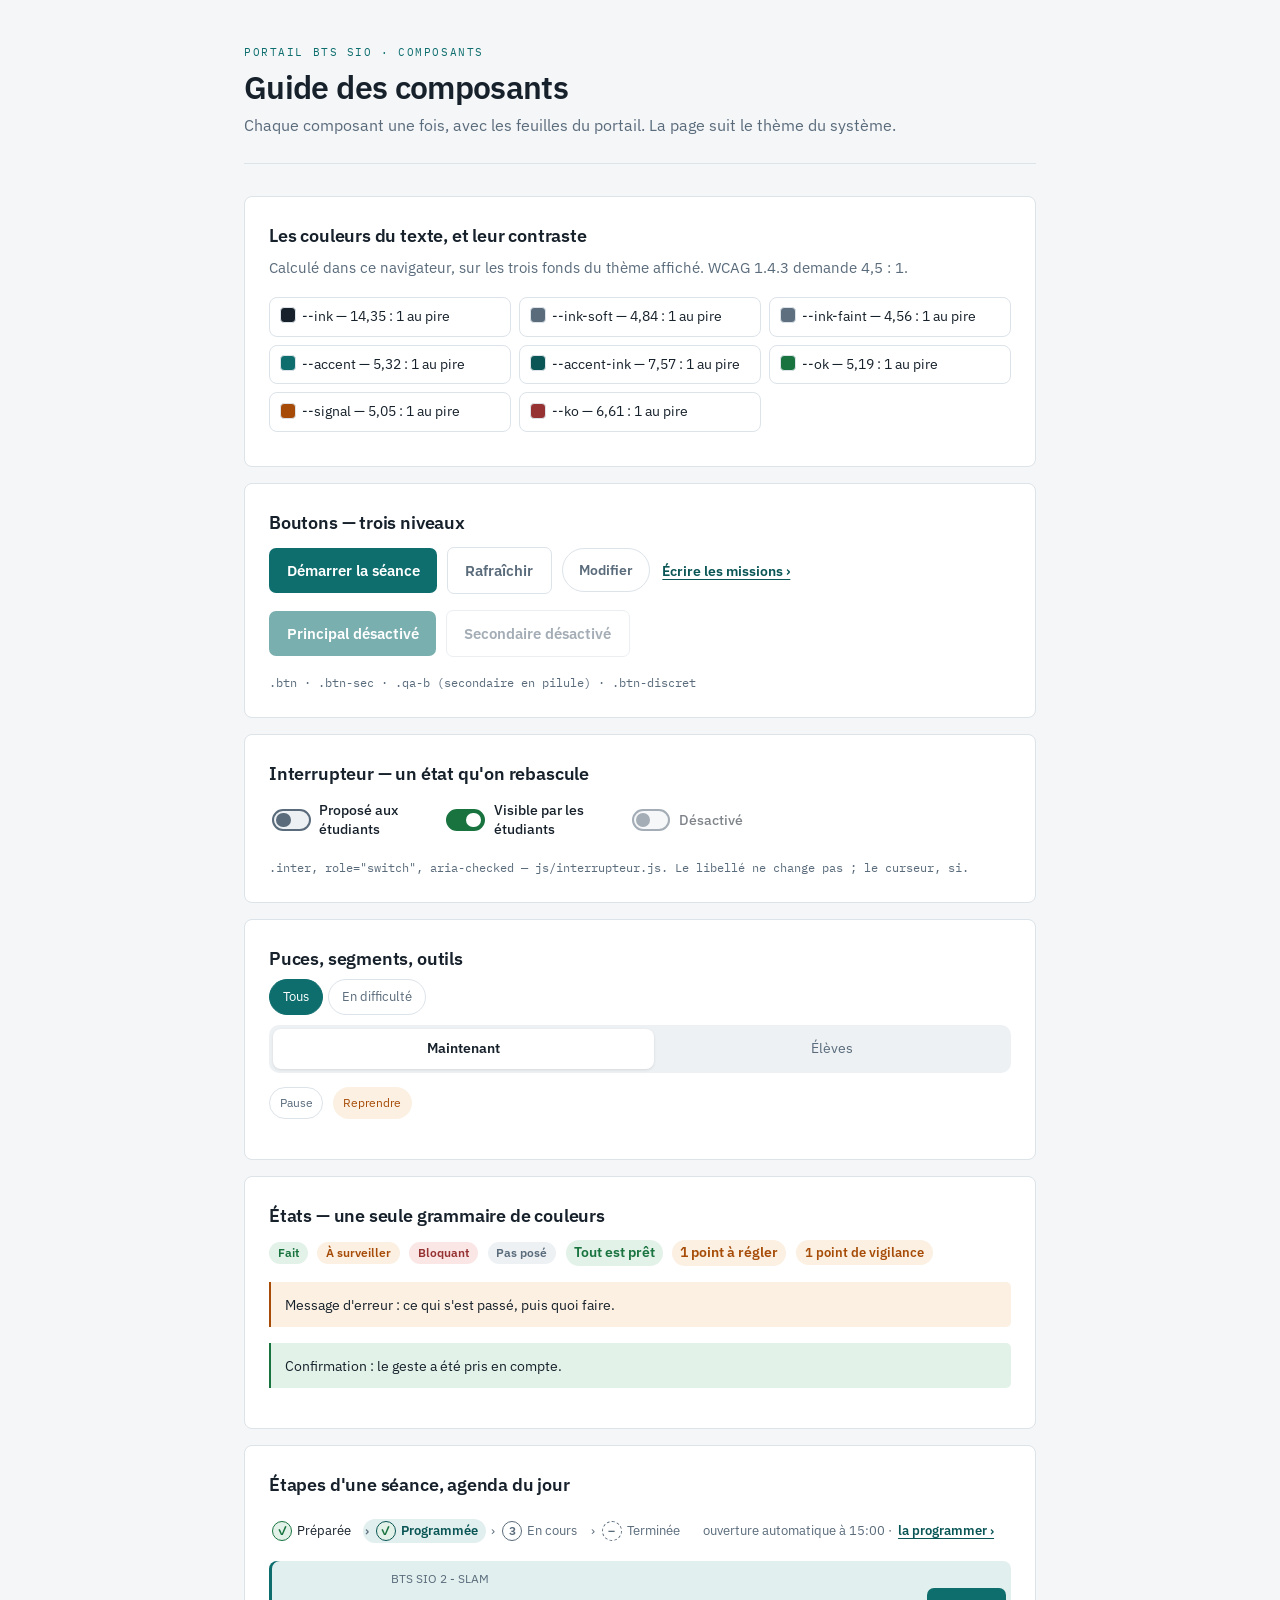
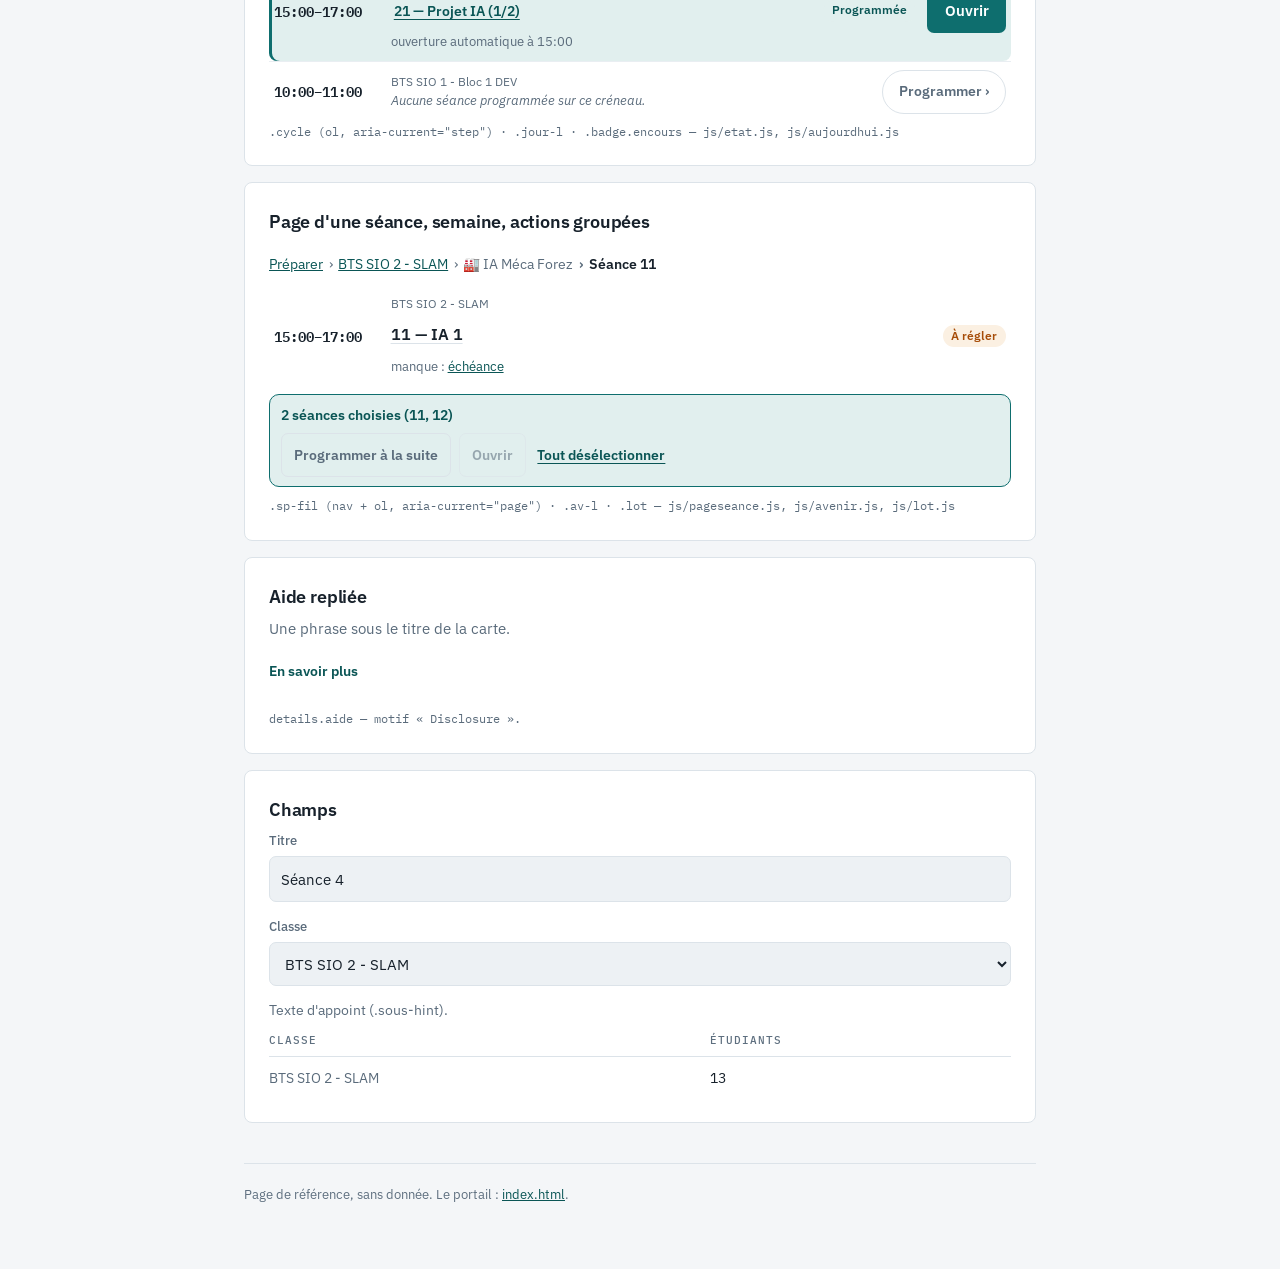
<file: styleguide.html>
<!DOCTYPE html>
<html lang="fr">
<head>
<meta charset="UTF-8">
<meta name="viewport" content="width=device-width, initial-scale=1">
<title>Guide des composants — Portail BTS SIO</title>
<!-- Le guide des composants (05/10, lot 1 des propositions, item 1.4).
     Chaque composant du portail une fois, avec SES feuilles, dans le même
     ordre qu'index.html : ce qu'on voit ici est ce que voit le portail. Il
     suit le thème du système ; outils/t_navigation.mjs y passe axe-core en
     clair ET en sombre — un composant qui perd son contraste dans un thème le
     perd ici d'abord, sur une page où aucune donnée ne le cache. -->
<link rel="icon" href="data:image/svg+xml,%3Csvg xmlns='http://www.w3.org/2000/svg' viewBox='0 0 32 32'%3E%3Crect width='32' height='32' rx='7' fill='%230E6E6E'/%3E%3C/svg%3E">
<link rel="stylesheet" href="https://fonts.googleapis.com/css2?family=IBM+Plex+Mono:wght@400;500;600&family=IBM+Plex+Sans:wght@400;500;600;700&display=swap">
<link rel="stylesheet" href="styles/socle.css">
<link rel="stylesheet" href="styles/appel.css">
<link rel="stylesheet" href="styles/seance.css">
<link rel="stylesheet" href="styles/etudiant.css">
<link rel="stylesheet" href="styles/afaire.css">
<link rel="stylesheet" href="styles/questionnaires.css">
<link rel="stylesheet" href="styles/navigation.css">
<link rel="stylesheet" href="styles/ensemble.css">
<link rel="stylesheet" href="styles/suivi.css">
<link rel="stylesheet" href="styles/ecran.css">
<link rel="stylesheet" href="styles/missions.css">
<link rel="stylesheet" href="styles/moments.css">
<link rel="stylesheet" href="styles/pilote.css">
<link rel="stylesheet" href="styles/indicateurs.css">
<link rel="stylesheet" href="styles/planning.css">
<link rel="stylesheet" href="styles/miseenplace.css">
<link rel="stylesheet" href="styles/composants.css">
<style>
  .sg-l{display:flex;flex-wrap:wrap;gap:.6rem;align-items:center;margin:.6rem 0 1rem}
  .sg-n{font-family:var(--f-mono);font-size:.78rem;color:var(--ink-soft)}
  .sg-c{display:grid;grid-template-columns:repeat(auto-fill,minmax(12rem,1fr));gap:.5rem;margin:.6rem 0}
  .sg-c > div{border:1px solid var(--rule);border-radius:8px;padding:.5rem .6rem;font-size:.85rem}
  .sg-c i{display:inline-block;width:1rem;height:1rem;border-radius:4px;border:1px solid var(--rule);
    vertical-align:-.15rem;margin-right:.4rem}
  .sg-ko{color:var(--ko);font-weight:600}
</style>
</head>
<body>
<div class="wrap">
<header>
  <span class="eyebrow">Portail BTS SIO · composants</span>
  <h1>Guide des composants</h1>
  <p class="sub">Chaque composant une fois, avec les feuilles du portail. La page suit le thème du système.</p>
</header>

<main>
<section class="card" aria-labelledby="sg-couleurs">
  <h2 id="sg-couleurs">Les couleurs du texte, et leur contraste</h2>
  <p class="hint">Calculé dans ce navigateur, sur les trois fonds du thème affiché. WCAG 1.4.3 demande 4,5 : 1.</p>
  <div class="sg-c" id="sg-contrastes"></div>
</section>

<section class="card" aria-labelledby="sg-boutons">
  <h2 id="sg-boutons">Boutons — trois niveaux</h2>
  <div class="sg-l">
    <button class="btn" type="button">Démarrer la séance</button>
    <button class="btn btn-sec" type="button">Rafraîchir</button>
    <button class="qa-b" type="button">Modifier</button>
    <button class="btn-discret" type="button">Écrire les missions ›</button>
  </div>
  <div class="sg-l">
    <button class="btn" type="button" disabled>Principal désactivé</button>
    <button class="btn btn-sec" type="button" disabled>Secondaire désactivé</button>
  </div>
  <p class="sg-n">.btn · .btn-sec · .qa-b (secondaire en pilule) · .btn-discret</p>
</section>

<section class="card" aria-labelledby="sg-inter">
  <h2 id="sg-inter">Interrupteur — un état qu'on rebascule</h2>
  <div class="sg-l" id="sg-inters"></div>
  <p class="sg-n">.inter, role="switch", aria-checked — js/interrupteur.js. Le libellé ne change pas ; le curseur, si.</p>
</section>

<section class="card" aria-labelledby="sg-filtres">
  <h2 id="sg-filtres">Puces, segments, outils</h2>
  <div class="sv-filtres" role="group" aria-label="Exemple de filtres">
    <button class="filtre on" type="button" aria-pressed="true">Tous</button>
    <button class="filtre" type="button" aria-pressed="false">En difficulté</button>
  </div>
  <nav class="sv-vues" role="tablist" aria-label="Exemple de vues">
    <button class="sv-vue-b actif" type="button" role="tab" aria-selected="true">Maintenant</button>
    <button class="sv-vue-b" type="button" role="tab" aria-selected="false" tabindex="-1">Élèves</button>
  </nav>
  <div class="sg-l">
    <button class="sv-pause" type="button" aria-pressed="false">Pause</button>
    <button class="sv-pause" type="button" aria-pressed="true">Reprendre</button>
  </div>
</section>

<section class="card" aria-labelledby="sg-etats">
  <h2 id="sg-etats">États — une seule grammaire de couleurs</h2>
  <div class="sg-l">
    <span class="badge ok">Fait</span>
    <span class="badge att">À surveiller</span>
    <span class="badge ko">Bloquant</span>
    <span class="badge neutre">Pas posé</span>
    <span class="prevol-etat ok">Tout est prêt</span>
    <span class="prevol-etat ko">1 point à régler</span>
    <span class="af-pastille att">1 point de vigilance</span>
  </div>
  <div class="msg">Message d'erreur : ce qui s'est passé, puis quoi faire.</div>
  <div class="msg ok">Confirmation : le geste a été pris en compte.</div>
</section>

<section class="card" aria-labelledby="sg-etapes">
  <h2 id="sg-etapes">Étapes d'une séance, agenda du jour</h2>
  <div class="cycle-l"><ol class="cycle" aria-label="Exemple d'étapes">
    <li class="cycle-e faite"><span class="cycle-m" aria-hidden="true">✓</span>Préparée<span class="vh"> (fait)</span></li>
    <li class="cycle-e faite ici" aria-current="step"><span class="cycle-m" aria-hidden="true">✓</span>Programmée<span class="vh"> (fait)</span></li>
    <li class="cycle-e"><span class="cycle-m" aria-hidden="true">3</span>En cours</li>
    <li class="cycle-e sautee"><span class="cycle-m" aria-hidden="true">–</span>Terminée</li>
  </ol><span class="cycle-note">ouverture automatique à 15:00 · <button class="btn-discret" type="button">la programmer ›</button></span></div>
  <ul class="jour-liste">
    <li class="jour-l maintenant"><span class="jour-h">15:00–17:00</span><span class="jour-t"><span class="jour-c">BTS SIO 2 - SLAM</span>
      <button class="btn-discret jour-s" type="button">21 — Projet IA (1/2)</button><span class="jour-m">ouverture automatique à 15:00</span></span>
      <span class="badge encours">Programmée</span><button class="btn jour-a" type="button">Ouvrir</button></li>
    <li class="jour-l jour-libre"><span class="jour-h">10:00–11:00</span><span class="jour-t"><span class="jour-c">BTS SIO 1 - Bloc 1 DEV</span>
      <span class="jour-m">Aucune séance programmée sur ce créneau.</span></span><button class="qa-b jour-a" type="button">Programmer ›</button></li>
  </ul>
  <p class="sg-n">.cycle (ol, aria-current="step") · .jour-l · .badge.encours — js/etat.js, js/aujourdhui.js</p>
</section>

<section class="card" aria-labelledby="sg-miseenplace">
  <h2 id="sg-miseenplace">Page d'une séance, semaine, actions groupées</h2>
  <nav class="sp-fil" aria-label="Exemple de fil d'Ariane"><ol>
    <li><a href="#sg-miseenplace">Préparer</a></li><li><a href="#sg-miseenplace">BTS SIO 2 - SLAM</a></li>
    <li>🏭 IA Méca Forez</li><li aria-current="page">Séance 11</li></ol></nav>
  <ul class="av-lignes">
    <li class="av-l"><span class="av-h">15:00–17:00</span><span class="av-t"><span class="av-c">BTS SIO 2 - SLAM</span>
      <a class="av-s" href="#sg-miseenplace">11 — IA 1</a><span class="av-m">manque : <a href="#sg-miseenplace">échéance</a></span></span>
      <span class="badge att">À régler</span></li>
  </ul>
  <div class="lot" role="group" aria-label="Exemple d'actions groupées">
    <span class="lot-n">2 séances choisies (11, 12)</span>
    <button class="btn btn-sec" type="button">Programmer à la suite</button>
    <button class="btn btn-sec" type="button" disabled>Ouvrir</button>
    <button class="btn-discret" type="button">Tout désélectionner</button>
  </div>
  <p class="sg-n">.sp-fil (nav + ol, aria-current="page") · .av-l · .lot — js/pageseance.js, js/avenir.js, js/lot.js</p>
</section>

<section class="card" aria-labelledby="sg-aide">
  <h2 id="sg-aide">Aide repliée</h2>
  <p class="hint">Une phrase sous le titre de la carte.</p>
  <details class="aide"><summary>En savoir plus</summary>
    <p>Le reste de l'explication, pour qui la cherche — jamais avant le premier geste.</p></details>
  <p class="sg-n">details.aide — motif « Disclosure ».</p>
</section>

<section class="card" aria-labelledby="sg-champs">
  <h2 id="sg-champs">Champs</h2>
  <div class="field"><label for="sg-i">Titre</label><input id="sg-i" value="Séance 4"></div>
  <div class="field"><label for="sg-s">Classe</label><select id="sg-s"><option>BTS SIO 2 - SLAM</option></select></div>
  <p class="sous-hint">Texte d'appoint (.sous-hint).</p>
  <table><thead><tr><th>Classe</th><th>Étudiants</th></tr></thead>
    <tbody><tr><td>BTS SIO 2 - SLAM</td><td class="num">13</td></tr></tbody></table>
</section>
</main>

<footer><span>Page de référence, sans donnée. Le portail : <a href="./">index.html</a>.</span></footer>
</div>

<script type="module">
import { interrupteur } from './js/interrupteur.js';

// Trois interrupteurs : éteint, allumé, désactivé. Un clic bascule ici
// sans base derrière — c'est le dessin qu'on vérifie, pas le geste.
var z = document.getElementById("sg-inters");
[["Proposé aux étudiants", false], ["Visible par les étudiants", true], ["Désactivé", false]].forEach(function(x, i){
  var b = interrupteur({ libelle: x[0], on: x[1], change: function(vise, bt){
    bt.setAttribute("aria-checked", vise ? "true" : "false"); bt.classList.toggle("on", vise); } });
  if (i === 2) b.disabled = true;
  z.appendChild(b);
});

// Le contraste de chaque encre sur chaque fond, recalculé dans le thème affiché.
function rgb(c){ var m = c.match(/\d+(\.\d+)?/g).map(Number); return m.slice(0, 3); }
function lum(c){ return rgb(c).map(function(v){ v /= 255; return v <= .03928 ? v / 12.92 : Math.pow((v + .055) / 1.055, 2.4); })
  .reduce(function(s, v, i){ return s + v * [.2126, .7152, .0722][i]; }, 0); }
function ratio(a, b){ var x = lum(a), y = lum(b); return (Math.max(x, y) + .05) / (Math.min(x, y) + .05); }
var sonde = document.createElement("span");
document.body.appendChild(sonde);
function valeur(v){ sonde.style.color = "var(" + v + ")"; return getComputedStyle(sonde).color; }
var fonds = ["--ground", "--surface", "--surface-alt"];
var encres = ["--ink", "--ink-soft", "--ink-faint", "--accent", "--accent-ink", "--ok", "--signal", "--ko"];
var c = document.getElementById("sg-contrastes");
encres.forEach(function(e){
  var d = document.createElement("div");
  var pire = Math.min.apply(null, fonds.map(function(f){ return ratio(valeur(e), valeur(f)); }));
  var i = document.createElement("i");
  i.style.background = "var(" + e + ")";
  d.appendChild(i);
  d.appendChild(document.createTextNode(e + " — " + pire.toFixed(2).replace(".", ",") + " : 1 au pire"));
  if (pire < 4.5) { d.className = "sg-ko"; d.appendChild(document.createTextNode(" ✗")); }
  c.appendChild(d);
});
sonde.remove();
</script>
</body>
</html>
</file>
<file: styles/socle.css>
/* ── socle ─────────────────────────────────────────
   Les seuils de rupture, le thème clair et sombre, le gabarit de page, les
   cartes, les champs, les boutons, les messages, les projets, les tableaux,
   et le pied de page.

   Découpé de index.html le 16/09/2026 (étape A2 de REFONTE.md). L'ORDRE DES
   FEUILLES DANS index.html COMPTE : deux règles de même spécificité se
   départagent par leur position, et ce découpage a été fait par tranches
   contiguës précisément pour ne rien changer à cet ordre. Déplacer une feuille
   dans la liste, ou une règle d'une feuille à l'autre, peut donc modifier le
   rendu sans modifier une seule déclaration. outils/comparer.mjs le vérifie.
   ───────────────────────────────────────────────────────────────────────── */

/* ── Les seuils de rupture ────────────────────────────────────────────────
   Il y en avait dix, écrits de quatre façons : avec espace et en rem, sans
   espace et en rem, avec espace et en pixels, sans espace et à la décimale
   près (33.9rem, pour ne pas recouvrir 34rem). Aucun n'était nommé nulle part :
   pour savoir ce qui changeait à 640 px il fallait lire les 890 lignes.

   Ils sont six, et cette table est la seule liste qui fasse foi :
   outils/mesurer.mjs la lit ici même et refuse toute media query qui n'y
   figure pas. Une variable CSS ne peut pas servir à cela — « @media
   (max-width: var(--x)) » ne s'applique jamais, essayé et mesuré — donc c'est
   l'écriture littérale qui est contrôlée, pas remplacée.

   @seuil minuscule  (max-width: 27rem)    432 px  on retire l'accessoire
   @seuil telephone  (max-width: 30rem)    480 px  ce qui est côte à côte s'empile
   @seuil etroit     (max-width: 40rem)    640 px  ce qui suppose de la largeur se replie
   @seuil moyen      (min-width: 34rem)    544 px  les grilles serrées s'élargissent
   @seuil large      (min-width: 38rem)    608 px  les projets passent en grille
   @seuil bureau     (min-width: 58rem)    928 px  deux colonnes de classes

   Ajouter un seuil est une décision, pas un réflexe : chaque nouveau seuil est
   une largeur de plus à vérifier à chaque changement, pour toujours.
   ────────────────────────────────────────────────────────────────────────── */

/* Contrastes (05/10, lot 1 des propositions) : tout couple texte / fond de
   cette table passe 4,5 : 1 (WCAG 1.4.3) dans les deux thèmes, mesuré par
   axe-core dans outils/t_navigation.mjs. Trois teintes ont bougé pour cela :
     --ink-faint  #8697A6 -> #5E6F7F en clair (2,6 à 3,0 : 1 avant ; aucune
                  teinte plus pâle ne passe sur --surface-alt) et #71828F ->
                  #8193A1 en sombre (3,8 à 4,6 : 1 avant) ;
     --ok, --signal un cran plus foncés en clair (4,34 et 4,46 : 1 sur leur
                  fond « soft », juste sous le seuil) ;
     --on-accent  le texte posé SUR --accent : blanc en clair, encre foncée en
                  sombre — le blanc sur #4FB3AD faisait 2,5 : 1, et c'était le
                  bouton « Me connecter » des étudiants. */
:root{
  --ground:#F4F6F8; --surface:#FFF; --surface-alt:#EDF1F4;
  --ink:#17212B; --ink-soft:#5A6B7B; --ink-faint:#5E6F7F;
  --rule:#DCE3E9; --rule-soft:#E9EEF2;
  --accent:#0E6E6E; --accent-ink:#0A5555; --accent-soft:#E1EFEE; --on-accent:#FFF;
  --signal:#A64C08; --signal-soft:#FBF0E2;
  --ok:#18733F; --ok-soft:#E3F2E9;
  --f-sans:"IBM Plex Sans",ui-sans-serif,system-ui,-apple-system,"Segoe UI",Roboto,sans-serif;
  --f-mono:"IBM Plex Mono",ui-monospace,SFMono-Regular,Menlo,Consolas,monospace;
}
@media (prefers-color-scheme: dark){:root{
  --ground:#0F171E; --surface:#16202A; --surface-alt:#1B2733;
  --ink:#E4EAF0; --ink-soft:#9CACBB; --ink-faint:#8193A1;
  --rule:#26333F; --rule-soft:#1F2B36;
  --accent:#4FB3AD; --accent-ink:#79CBC5; --accent-soft:#123230; --on-accent:#0B1A1F;
  --signal:#D9903F; --signal-soft:#33260F;
  --ok:#4FBF84; --ok-soft:#10301F;
}}
*{box-sizing:border-box;margin:0;padding:0}
body{background:var(--ground);color:var(--ink);font-family:var(--f-sans);
     font-size:16px;line-height:1.6;-webkit-font-smoothing:antialiased}
.wrap{max-width:52rem;margin:0 auto;padding:0 1.25rem 4rem}

header{border-bottom:1px solid var(--rule);padding:2.75rem 0 1.5rem;margin-bottom:2rem}
.eyebrow{font-family:var(--f-mono);font-size:.7rem;letter-spacing:.14em;
         text-transform:uppercase;color:var(--accent);display:block;margin-bottom:.5rem}
h1{font-size:2rem;line-height:1.1;letter-spacing:-.02em;font-weight:600}
.sub{color:var(--ink-soft);margin-top:.5rem}

.card{background:var(--surface);border:1px solid var(--rule);border-radius:8px;
      padding:1.5rem;margin-bottom:1rem}
h2{font-size:1.15rem;font-weight:600;letter-spacing:-.01em;margin-bottom:.35rem}
.hint{color:var(--ink-soft);font-size:.92rem;margin-bottom:1.1rem}

.tabs{display:flex;gap:.4rem;margin-bottom:1.5rem}
.tab{flex:1;background:var(--surface);border:1px solid var(--rule);border-radius:7px;
     padding:.6rem .8rem;font:inherit;font-size:.92rem;font-weight:500;color:var(--ink-soft);cursor:pointer}
.tab[aria-selected="true"]{background:var(--accent-soft);border-color:var(--accent);color:var(--accent-ink)}
.tab:focus-visible,button:focus-visible,input:focus-visible,select:focus-visible{
  outline:2px solid var(--accent);outline-offset:2px}

.field{display:flex;flex-direction:column;gap:.3rem;margin-bottom:.9rem}
label{font-size:.83rem;font-weight:500;color:var(--ink-soft)}
/* 44 px : la taille en dessous de laquelle un doigt rate sa cible. Le portail
   se pilote au téléphone en séance, pas seulement à la souris au bureau. */
input,select{background:var(--surface-alt);color:var(--ink);border:1px solid var(--rule);
  border-radius:7px;padding:.6rem .7rem;font:inherit;font-size:.95rem;width:100%;
  min-height:44px}
.row{display:flex;gap:.7rem}
.row .field{flex:1}

.btn{background:var(--accent);color:var(--on-accent);border:0;border-radius:7px;padding:.65rem 1.1rem;
     font:inherit;font-size:.95rem;font-weight:600;cursor:pointer;min-height:44px}
.btn:hover{filter:brightness(1.08)}
.btn[disabled]{opacity:.55;cursor:default}
.btn-sec{background:transparent;color:var(--ink-soft);border:1px solid var(--rule)}

.msg{border-left:2px solid var(--signal);background:var(--signal-soft);
     border-radius:0 5px 5px 0;padding:.7rem .9rem;font-size:.9rem;margin-bottom:1rem}
.msg.ok{border-left-color:var(--ok);background:var(--ok-soft)}

.ident{display:flex;align-items:center;gap:.7rem;flex-wrap:wrap;
       background:var(--accent-soft);border:1px solid var(--accent);
       border-radius:8px;padding:.85rem 1.1rem;margin-bottom:1.25rem}
.ident-num{font-family:var(--f-mono);font-size:1.35rem;font-weight:600;color:var(--accent-ink)}
.ident-txt{flex:1;font-size:.92rem;color:var(--ink)}
.ident-txt b{font-weight:600}

.projets{display:grid;gap:.8rem;grid-template-columns:1fr}
@media (min-width: 38rem){.projets{grid-template-columns:1fr 1fr}}
a.projet{display:flex;gap:.9rem;align-items:flex-start;text-decoration:none;color:inherit;
  background:var(--surface);border:1px solid var(--rule);border-radius:8px;padding:1.1rem}
a.projet:hover{border-color:var(--accent);background:var(--accent-soft)}
.projet-ico{font-family:var(--f-mono);font-size:.72rem;font-weight:600;letter-spacing:.04em;
  color:var(--accent);background:var(--accent-soft);border:1px solid var(--accent);
  border-radius:5px;padding:.3rem .45rem;flex:none;margin-top:.15rem}
a.projet:hover .projet-ico{background:var(--surface)}
/* La séance du jour (19/10) : la première carte de son module, sur toute la
   largeur, et la seule en couleur pleine — c'est là qu'on va en premier. */
a.projet.projet-jour{grid-column:1/-1;border-color:var(--accent);border-width:2px;background:var(--accent-soft)}
a.projet.projet-jour .projet-ico{background:var(--accent);color:var(--on-accent);font-size:.9rem}
/* display:block — sans lui ces deux <span> restent en ligne, la marge basse
   du titre n'agit pas, et « Bloc 1 DEV » se colle à sa description. Le
   défaut touchait aussi « Vos projets » côté étudiant. */
.projet-t{display:block;font-weight:600;font-size:.98rem;margin-bottom:.15rem}
.projet-d{display:block;font-size:.87rem;color:var(--ink-soft);line-height:1.45}

table{width:100%;border-collapse:collapse;font-size:.9rem}
th{text-align:left;font-family:var(--f-mono);font-size:.68rem;letter-spacing:.09em;
   text-transform:uppercase;color:var(--ink-faint);font-weight:500;
   padding:0 .6rem .45rem 0;border-bottom:1px solid var(--rule)}
td{padding:.55rem .6rem .55rem 0;border-bottom:1px solid var(--rule-soft);color:var(--ink-soft)}
td:first-child,th:first-child{padding-left:0}
tr:last-child td{border-bottom:0}
.num{font-family:var(--f-mono);font-variant-numeric:tabular-nums;color:var(--ink)}
.scroll{overflow-x:auto}
/* Une zone qui défile se prend au clavier (tabindex="0", WCAG 2.1.1) : son
   focus doit donc se voir comme celui d'un bouton. */
.scroll:focus-visible{outline:2px solid var(--accent);outline-offset:2px}


footer{margin-top:2.5rem;padding-top:1.25rem;border-top:1px solid var(--rule);
       font-size:.83rem;color:var(--ink-faint);display:flex;flex-direction:column;gap:.35rem}
.spin{color:var(--ink-faint);font-size:.92rem}
[hidden]{display:none!important}

/* ── Le lien d'évitement (WCAG 2.4.1) ─────────────────────────────────────
   Il est le premier élément de la page et reste invisible tant qu'il n'a pas
   le focus. Pas de display:none ni de visibility:hidden : les deux le
   retireraient aussi de l'ordre de tabulation, et il ne servirait plus à rien.
   On le sort de l'écran, et il revient dès qu'on l'atteint au clavier. */
.evitement{position:absolute;left:-9999px;top:0;z-index:50;
  background:var(--accent);color:var(--on-accent);font-size:.95rem;font-weight:600;
  padding:.7rem 1.1rem;border-radius:0 0 8px 0;text-decoration:none}
.evitement:focus{left:0}
#contenu:focus{outline:none}
</file>
<file: styles/appel.css>
/* ── appel ─────────────────────────────────────────
   Les avatars, les options de réponse, le pré-vol, le rythme, les jalons, les
   corrigés, et la carte « Appel du jour » avec ses deux colonnes.

   Découpé de index.html le 16/09/2026 (étape A2 de REFONTE.md). L'ORDRE DES
   FEUILLES DANS index.html COMPTE : deux règles de même spécificité se
   départagent par leur position, et ce découpage a été fait par tranches
   contiguës précisément pour ne rien changer à cet ordre. Déplacer une feuille
   dans la liste, ou une règle d'une feuille à l'autre, peut donc modifier le
   rendu sans modifier une seule déclaration. outils/comparer.mjs le vérifie.
   ───────────────────────────────────────────────────────────────────────── */

.avatars{display:flex;flex-wrap:wrap;gap:.4rem}
.appel-choix{display:flex;flex-direction:column;gap:.45rem;align-items:stretch}
.appel-opt{text-align:left;font-size:.95rem}
.prevol{border:1px solid var(--rule);border-radius:8px;padding:.9rem 1rem;margin-bottom:1rem}
.prevol-tete{display:flex;align-items:center;gap:.6rem;flex-wrap:wrap;margin-bottom:.5rem}
.prevol-etat{font-size:.85rem;font-weight:600;padding:.12rem .5rem;border-radius:99px}
.prevol-etat.ok{background:#DEF3E6;color:#1B6B42}
.prevol-etat.ko{background:#FBE6E6;color:#963232}
.prevol-liste{list-style:none;padding:0;margin:0 0 .7rem}
.prevol-liste li{display:flex;gap:.55rem;align-items:baseline;padding:.2rem 0;font-size:.92rem}
.prevol-liste li b{font-weight:600}
.prevol-liste .pv-i{flex:0 0 1.1rem}
.prevol-liste .pv-ko{color:var(--ink-soft)}
.rythme{border-radius:8px;padding:.6rem .85rem;margin-bottom:1rem;font-size:.92rem}
.rythme.ok{background:#DEF3E6;color:#1B6B42}
.rythme.avance{background:#E4EDFA;color:#24507F}
.rythme.retard{background:#FDF0DC;color:#8A5A16}
.rythme.mort{background:var(--surface);color:var(--ink-soft);border:1px solid var(--rule)}
.rythme b{font-weight:600}
.pastilles{display:flex;flex-wrap:wrap;gap:.3rem;margin-top:.4rem}
.pastille{font-family:var(--f-mono);font-size:.82rem;padding:.15rem .45rem;border-radius:5px;
  background:var(--surface);border:1px solid var(--rule)}
.pastille.abs{background:#FBE6E6;border-color:#F0C9C9;color:#963232}
.pastille.pre{background:#DEF3E6;border-color:#C2E6D2;color:#1B6B42}
.jalon{display:flex;align-items:center;gap:.5rem;font-size:.88rem;padding:.12rem 0}
.jalon-n{font-family:var(--f-mono);flex:0 0 3.6rem;color:var(--ink-soft)}
.jalon-b{height:.55rem;border-radius:99px;background:var(--accent);opacity:.75;min-width:2px}
.corriges{border:1px solid var(--rule);border-radius:8px;padding:.6rem .85rem;margin-bottom:1.1rem}
.corriges summary{cursor:pointer;font-weight:600;font-size:.95rem}
.cq{padding:.6rem 0;border-top:1px solid var(--rule)}
.cq:first-child{border-top:0}
.cq-cle{font-family:var(--f-mono);font-size:.78rem;color:var(--ink-soft)}
.cq-txt{display:block;margin:.15rem 0 .35rem;font-size:.95rem}
.cq-opt{display:block;font-size:.9rem;padding:.08rem 0;color:var(--ink-soft)}
.cq-opt.juste{color:var(--ok);font-weight:600}
.cq-exp{display:block;margin-top:.25rem;font-size:.85rem;color:var(--ink-soft);font-style:italic}
/* Deux classes l'une sous l'autre, c'est deux écrans de téléphone à franchir
   pour arriver à la seconde. Dès qu'il y a la largeur, elles passent côte à
   côte : la carte cesse de s'allonger avec le nombre de classes. En dessous de
   58 rem la grille redevient une colonne — deux colonnes de 200 px couperaient
   la ligne des numéros absents en deux, et c'est celle qu'on lit à voix haute. */
#appel-classes{display:grid;gap:0}
@media (min-width: 58rem){
  #appel-classes{grid-template-columns:1fr 1fr;gap:0 1.6rem}
  #appel-classes > .appel-classe:nth-child(2){border-top:0;padding-top:.2rem}
}
.appel-classe{padding:.75rem 0;border-top:1px solid var(--rule);min-width:0}
.appel-classe:first-child{border-top:0;padding-top:.2rem}
/* L'humeur : repliée, son résumé porte déjà le chiffre et ce qui domine. */
.ac-hum{margin-top:.5rem}
.ac-hum > summary{cursor:pointer;font-size:.85rem;color:var(--ink-soft);
  padding:.35rem 0;min-height:44px;display:flex;align-items:center}
.ac-hum > summary::marker{color:var(--ink-faint)}
.appel-classe h3{font-size:1rem;margin:0 0 .1rem}
.appel-classe .ac-q{font-size:.9rem;color:var(--ink-soft);margin:0 0 .5rem}
.appel-classe .ac-compte{margin:0 0 .35rem;font-size:.95rem}
.ac-nums{display:flex;align-items:baseline;gap:.6rem;flex-wrap:wrap;margin:.15rem 0 .5rem;
  padding:.45rem .7rem;border-radius:8px;background:#FBE6E6;border:1px solid #F0C9C9}
.ac-nums .lbl{font-size:.82rem;color:#963232;flex:0 0 auto}
/* Chaque absent : le numéro en gros, le prénom collé dessous ou à côté. La
   ligne se lit à voix haute — elle doit se suffire, sans aller chercher les
   pastilles plus bas. */
.ac-u{display:inline-flex;align-items:baseline;gap:.32rem;margin-right:1rem}
.ac-u b{font-weight:600}
.ac-pn{font-family:var(--f-sans);font-style:normal;font-size:.82rem;font-weight:500;
  color:#7d3c3c;letter-spacing:0}

/* Ceux dont l'absence se répète. Une absence isolée et une quatrième
   d'affilée demandent deux gestes différents. */
.ac-suivi{margin:.1rem 0 .6rem;padding:.6rem .8rem;border-radius:8px;
  background:var(--signal-soft);border:1px solid rgba(180,83,9,.18)}
.ac-suivi > b{display:block;font-size:.83rem;color:var(--signal);margin-bottom:.3rem}
.ac-suivi ul{list-style:none;margin:0;padding:0;display:flex;flex-direction:column;gap:.15rem}
.ac-suivi li{font-size:.87rem;line-height:1.45}
.ac-suivi li b{font-family:var(--f-mono);font-weight:600}
.ac-suivi li span{color:var(--ink-soft)}
</file>
<file: styles/seance.css>
/* ── seance ─────────────────────────────────────────
   Le parcours de l'heure, le contrôle d'entrée et le débriefing, côté
   enseignant.

   Découpé de index.html le 16/09/2026 (étape A2 de REFONTE.md). L'ORDRE DES
   FEUILLES DANS index.html COMPTE : deux règles de même spécificité se
   départagent par leur position, et ce découpage a été fait par tranches
   contiguës précisément pour ne rien changer à cet ordre. Déplacer une feuille
   dans la liste, ou une règle d'une feuille à l'autre, peut donc modifier le
   rendu sans modifier une seule déclaration. outils/comparer.mjs le vérifie.
   ───────────────────────────────────────────────────────────────────────── */

/* ── Le parcours de l'heure ────────────────────────────────────────────────
   Quatre étapes, quatre barres. L'entonnoir d'abord — où ça coince pour le
   groupe — puis la liste repliée, où l'on va chercher qui.
   Les barres partagent la même largeur de libellé : sans cela, « Appel » et
   « Le quiz de la séance » décalent leurs jauges de trois centimètres et on
   ne peut plus comparer deux lignes d'un coup d'œil, ce qui est tout
   l'intérêt d'un entonnoir. */
.pa-bloc{margin:1rem 0;padding:.9rem 1rem;border:1px solid var(--rule-soft);
  border-radius:10px;background:var(--surface-alt)}
.pa-e{display:flex;align-items:center;gap:.6rem;padding:.3rem 0;font-size:.9rem}
.pa-e-n{flex:0 0 9.5rem;color:var(--ink-soft)}
.pa-e-j{flex:1 1 auto;min-width:3rem;height:.6rem;border-radius:99px;
  background:var(--rule-soft);overflow:hidden}
.pa-e-j > span{display:block;height:100%;background:var(--accent);
  transition:width .5s ease}
.pa-e-c{flex:0 0 auto;font-family:var(--f-mono);font-size:.85rem;font-weight:600}
.pa-e-p{flex-basis:100%;margin:0 0 .2rem 10.1rem;font-size:.8rem;color:var(--ink-faint)}
.pa-e.pas-pose .pa-e-c{font-weight:500;color:var(--ink-faint);font-family:var(--f-sans);
  font-size:.82rem}
.pa-e.pas-pose .pa-e-j{opacity:.35}
@media (max-width: 30rem){
  .pa-e{flex-wrap:wrap}
  .pa-e-n{flex-basis:100%}
  .pa-e-p{margin-left:0}
}
/* Une ligne par étudiant : le numéro, puis quatre pastilles dans l'ordre des
   étapes. On lit une colonne pour voir qui manque à l'appel, une ligne pour
   voir où quelqu'un s'est arrêté. */
.pa-l{display:flex;align-items:center;gap:.5rem;padding:.3rem 0;
  border-top:1px solid var(--rule-soft);font-size:.88rem}
.pa-l:first-child{border-top:0}
.pa-num{font-family:var(--f-mono);font-weight:600;flex:0 0 2.2rem}
.pa-pts{display:flex;gap:.3rem;flex:0 0 auto}
.pa-pt{width:1.6rem;height:1.6rem;border-radius:6px;display:flex;
  align-items:center;justify-content:center;font-size:.7rem;font-weight:600;
  background:var(--rule-soft);color:var(--ink-faint)}
.pa-pt.fait{background:var(--ok-soft);color:var(--ok)}
.pa-pt.entame{background:var(--signal-soft);color:var(--signal)}
.pa-pt.absent{background:transparent;border:1px dashed var(--rule);color:var(--ink-faint)}
.pa-ou{color:var(--ink-soft);font-size:.83rem;margin-left:auto;text-align:right}
.pa-l.fini .pa-ou{color:var(--ok)}
#pa-detail > summary{cursor:pointer;font-size:.9rem;font-weight:600;
  padding:.5rem 0;min-height:44px;display:flex;align-items:center}
#pa-lignes{margin-top:.3rem}

/* Le contrôle d'entrée se distingue des questionnaires : il précède la
   séance au lieu de l'accompagner, et il porte une bonne réponse. Un liseré
   suffit à le dire ; une couleur d'alerte le ferait passer pour une note. */
.ct-bloc{margin:1rem 0;padding:.9rem 1rem;border:1px solid var(--rule-soft);
  border-radius:10px;background:var(--surface-alt)}
.ct-tete{display:flex;align-items:center;gap:.8rem;flex-wrap:wrap;margin-bottom:.3rem}
.ct-tete .qa-b{margin-left:auto}
.ct-l{padding:.55rem 0;border-top:1px solid var(--rule-soft)}
.ct-l:first-child{border-top:0}
.ct-i{font-size:.92rem;font-weight:600}
.ct-b{display:flex;align-items:center;gap:.5rem;margin-top:.25rem;flex-wrap:wrap}
.ct-jauge{flex:1 1 8rem;min-width:6rem;height:7px;border-radius:4px;
  background:var(--rule-soft);overflow:hidden;display:flex}
.ct-jauge i{display:block;height:100%}
.ct-jauge .ok{background:var(--ok)}
.ct-jauge .ko{background:#963232}
.ct-c{font-family:var(--f-mono);font-size:.78rem;color:var(--ink-soft);flex:0 0 auto}
/* Le seul chiffre qui décide par quoi commencer : ceux qui se trompent en
   étant sûrs ne poseront pas de question, ils ne savent pas qu'ils ont tort. */
.ct-alerte{display:block;margin-top:.2rem;font-size:.83rem;color:var(--signal)}
.ct-alerte b{font-family:var(--f-mono)}
#ct-texte{width:100%;font-family:var(--f-mono);font-size:.88rem;line-height:1.6;
  padding:.55rem .7rem;border:1px solid var(--rule);border-radius:9px;
  background:var(--surface);color:var(--ink);resize:vertical}
#ct-neuf{margin-top:.8rem;border-top:1px solid var(--rule-soft);padding-top:.6rem}
#ct-neuf > summary{cursor:pointer;font-size:.9rem;font-weight:600;padding:.4rem 0;
  min-height:44px;display:flex;align-items:center}

/* ── Le débriefing de fin d'heure, côté enseignant ────────────────────────
   Même mise en page que le contrôle d'entrée : les deux répondent à la même
   question, l'une avant l'heure et l'autre après. */
.db-l{padding:.55rem 0;border-top:1px solid var(--rule-soft);display:flex;
  align-items:baseline;gap:.6rem;flex-wrap:wrap}
.db-l:first-child{border-top:0}
.db-r{font-family:var(--f-mono);font-size:.8rem;color:var(--ink-faint);flex:none;width:1.4rem}
.db-i{font-size:.92rem;font-weight:600;flex:1 1 10rem}
.db-v{font-family:var(--f-mono);font-size:.78rem;font-weight:600;flex:none;
  padding:.12rem .5rem;border-radius:99px;white-space:nowrap}
.db-v.acquis{background:var(--ok-soft);color:var(--ok)}
.db-v.fragile{background:var(--signal-soft,#F7EEDC);color:var(--signal)}
.db-v.a_revoir{background:#F6E2E2;color:#963232}
/* --surface-2 n'a jamais existé : la valeur de repli #EEF1F4 s'appliquait donc
   dans les deux thèmes, y compris en sombre, avec --ink-faint dessus — 2,64:1
   en clair, quand WCAG AA en demande 4,5. --surface-alt est la nuance qui
   était visée, et --ink-soft passe à 4,84:1 en clair, 6,52:1 en sombre. */
.db-v.sans_mesure{background:var(--surface-alt);color:var(--ink-soft)}
.db-d{flex:1 1 100%;font-size:.85rem;color:var(--ink-soft);line-height:1.5}
.db-q{font-family:var(--f-mono);font-size:.76rem;color:var(--ink-faint)}
#db-texte{width:100%;font-family:var(--f-mono);font-size:.88rem;line-height:1.6;
  padding:.55rem .7rem;border:1px solid var(--rule);border-radius:9px;
  background:var(--surface);color:var(--ink);resize:vertical}
#db-neuf{margin-top:.8rem;border-top:1px solid var(--rule-soft);padding-top:.6rem}
#db-neuf > summary{cursor:pointer;font-size:.9rem;font-weight:600;padding:.4rem 0;
  min-height:44px;display:flex;align-items:center}

.ct-carte{border-left:3px solid var(--accent)}
.ct-av{font-weight:600}
/* Les quatre degrés de certitude vont du plus sûr au moins sûr : la nuance de
   gris suit la même pente, pour qu'on lise l'échelle sans la relire. */
.appel-opt.ct-sur:nth-child(1){border-color:var(--ok)}
.appel-opt.ct-sur:nth-child(2){border-color:var(--rule)}
.appel-opt.ct-sur:nth-child(3){border-color:var(--signal)}
.appel-opt.ct-sur:nth-child(4){border-color:#963232}

.ac-pre{margin:.2rem 0 .5rem}
.ac-pre > summary{cursor:pointer;font-size:.85rem;color:var(--ink-soft);
  padding:.5rem 0;min-height:44px;display:flex;align-items:center}
.ac-pre > summary::marker{color:var(--ink-faint)}

.ac-nums .nums{font-family:var(--f-mono);font-size:1.45rem;font-weight:600;color:#963232;
  letter-spacing:.06em;line-height:1.25}
/* « Copier » fait 22 px de haut, et doit le rester : l'agrandir pousserait la
   ligne des numéros — celle qu'on lit à voix haute — vers le bas, à chaque
   classe. On étend donc la zone tactile SANS toucher au gabarit : un
   pseudo-élément déborde de 11 px en haut et en bas, soit 44 px sous le doigt
   pour 22 px à l'écran. Le bouton restait sous la règle des 44 px depuis le
   début, et aucun contrôle ne le voyait — celui qui devait le voir
   (`t_ens_mob.mjs`) n'a jamais été déposé dans le dépôt. */
.ac-nums .btn-mini{margin-left:auto;font-size:.78rem;padding:.2rem .5rem;border-radius:6px;
  border:1px solid #F0C9C9;background:#fff;color:#963232;cursor:pointer;flex:0 0 auto;
  position:relative}
.ac-nums .btn-mini::after{content:"";position:absolute;left:0;right:0;top:-11px;bottom:-11px}
.ac-nums.vide{background:#DEF3E6;border-color:#C2E6D2}
.ac-nums.vide .lbl,.ac-nums.vide .nums{color:#1B6B42}
.ac-nums.vide .nums{font-size:1rem;font-weight:500;letter-spacing:0}

/* ── « À aller voir » ──────────────────────────────────────────────────────
   Une ligne par étudiant à aller voir, ses raisons en phrases courtes. Le
   liseré gauche porte la gravité la plus haute : on lit la colonne de
   couleur pour savoir par où commencer, sans lire le texte. Les teintes
   sont celles du reste du portail — signal pour l'urgence, accent pour le
   reste — : une couleur d'alarme de plus aurait fait de cette carte une note. */
.vg-compte{display:inline-block;min-width:1.5rem;margin-left:.4rem;padding:0 .45rem;
  border-radius:99px;background:var(--accent-soft);color:var(--accent-ink);
  font-family:var(--f-mono);font-size:.8rem;text-align:center}
.vg-compte:empty{display:none}
.vg-compte.urgent{background:var(--signal-soft);color:var(--signal)}
.vg-l{display:flex;align-items:flex-start;gap:.5rem;padding:.45rem 0 .45rem .55rem;
  border-top:1px solid var(--rule-soft);border-left:3px solid var(--rule);font-size:.86rem}
.vg-l:first-child{border-top:0}
.vg-l.g-urgent{border-left-color:var(--signal)}
.vg-l.g-attention{border-left-color:var(--accent)}
.vg-corps{display:flex;flex-wrap:wrap;gap:.3rem .45rem;flex:1 1 auto;min-width:0}
.vg-nom{font-weight:600;flex-basis:100%}
.vg-r{padding:.1rem .45rem;border-radius:6px;background:var(--surface-alt);color:var(--ink-soft);
  overflow-wrap:anywhere}
.vg-r.g-urgent{background:var(--signal-soft);color:var(--signal);font-weight:600}
.vg-r.g-attention{background:var(--accent-soft);color:var(--accent-ink)}
.vg-vu{flex:0 0 auto;min-height:44px;padding:0 .9rem}
.vg-t{margin:.9rem 0 .2rem;font-size:.85rem;font-weight:600;color:var(--ink-soft)}
.pa-e.vg-attendu .pa-e-n{color:var(--ink);font-weight:600}
.vg-seuils{font-size:.75rem}
.vg-semestre{margin:.2rem 0 1rem}
.vg-semestre > summary{cursor:pointer;font-size:.9rem;font-weight:600;
  min-height:44px;display:flex;align-items:center}
/* Réussite par question : l'idée fausse commune, sous sa barre. */
.q-piege{margin:-.1rem 0 .5rem;font-size:.8rem;color:var(--signal)}
/* « En direct » : une pastille discrète devant la phrase, pas une alerte. */
#suivi-mode.direct::before{content:"";display:inline-block;width:.5rem;height:.5rem;
  margin-right:.35rem;border-radius:50%;background:var(--ok);vertical-align:.1rem}

/* Identités déclarées à une séance (14/11) : l'écart se lit en rouge, comme
   les absents ; le reste en petit, replié tant que tout concorde. */
.ac-identite{margin:.4rem 0 .6rem}
.ac-identite > summary{cursor:pointer;font-size:.9rem;font-weight:600;
  padding:.5rem 0;min-height:44px;display:flex;align-items:center}
.ac-ecart{color:#963232;font-weight:600;margin:.25rem 0}
#bloc-identite .err{color:#963232;min-height:1.2em;margin:.3rem 0}
</file>
<file: styles/etudiant.css>
/* ── etudiant ─────────────────────────────────────────
   Ce que l'étudiant voit : « Faisons connaissance », le suivi de stage, le
   mode révision et l'entonnoir des étapes.

   Découpé de index.html le 16/09/2026 (étape A2 de REFONTE.md). L'ORDRE DES
   FEUILLES DANS index.html COMPTE : deux règles de même spécificité se
   départagent par leur position, et ce découpage a été fait par tranches
   contiguës précisément pour ne rien changer à cet ordre. Déplacer une feuille
   dans la liste, ou une règle d'une feuille à l'autre, peut donc modifier le
   rendu sans modifier une seule déclaration. outils/comparer.mjs le vérifie.
   ───────────────────────────────────────────────────────────────────────── */

.cn-q{padding:.7rem 0;border-top:1px solid var(--rule)}
.cn-q:first-of-type{border-top:0}
.cn-int{display:block;font-size:.95rem;font-weight:600;margin:0 0 .4rem}
.cn-nums{font-family:var(--f-mono);font-size:.76rem;color:var(--ink-soft);
  margin:-.1rem 0 .35rem 4.1rem;word-spacing:.25rem}
.cn-sig{margin-top:.9rem;padding:.6rem .85rem;border-radius:8px;
  background:#FDF0DC;border:1px solid #F2DDB8}
.cn-sig h4{margin:0 0 .35rem;font-size:.9rem;color:#8A5A16}
.cn-sig ul{margin:0;padding-left:1.1rem;font-size:.88rem;color:#8A5A16}
.cn-sig li{margin:.15rem 0}
.cn-sig b{font-weight:600}
.st-q{padding:.6rem 0;border-top:1px solid var(--rule)}
.st-q:first-of-type{border-top:0}
.st-opts{display:flex;flex-wrap:wrap;gap:.35rem;margin-top:.35rem}
.st-opt{font-size:.86rem;padding:.3rem .6rem;border-radius:7px;cursor:pointer;
  background:var(--surface);border:1px solid var(--rule);color:var(--ink);text-align:left}
.st-opt:hover{border-color:var(--accent)}
.st-opt.pris{background:#DEF3E6;border-color:#1B6B42;color:#1B6B42;font-weight:600}
.st-opt:disabled{opacity:.55;cursor:default}
.st-maj{font-size:.8rem;color:var(--ink-soft)}
/* Mode révision — la seule carte étudiante qui dise « faux ».
   Le contrôle d'entrée, lui, ne corrige jamais : il mesure un point de
   départ, et « faux » avant la séance se lit comme une sanction. Ici on
   révise une interro : ne pas dire où est l'erreur enlèverait tout l'objet.
   La bonne réponse est donc teinte, la mauvaise soulignée en signal, et
   l'explication passe en dessous — c'est elle qu'on est venu chercher. */
.rv-opt.juste{background:var(--ok-soft);border-color:var(--ok);color:var(--ok);font-weight:600}
.rv-opt.rate{background:var(--signal-soft);border-color:var(--signal);color:var(--signal)}
.rv-verdict{margin-top:.7rem;font-weight:600;font-size:.95rem}
.rv-verdict.juste{color:var(--ok)}
.rv-verdict.rate{color:var(--signal)}
.rv-expl{margin-top:.35rem;font-size:.9rem;color:var(--ink-soft);line-height:1.55}
.rv-suite{margin-top:.9rem;display:flex;gap:.5rem;flex-wrap:wrap}
.rv-score{font-size:.85rem;color:var(--ink-soft)}
.et-etape{margin:.55rem 0}
.et-tete{display:flex;align-items:baseline;gap:.5rem;font-size:.88rem}
.et-tete b{font-weight:600}
.et-nums{font-family:var(--f-mono);font-size:1.05rem;letter-spacing:.05em;margin-left:.1rem}
.et-0 .et-tete b,.et-0 .et-nums{color:var(--ko)}       /* jetons du thème (05/10) : */
.et-1 .et-tete b,.et-1 .et-nums{color:var(--signal)}   /* en dur, ces quatre teintes */
.et-2 .et-tete b,.et-2 .et-nums{color:var(--accent-ink)} /* tombaient à 2,2 : 1 sur le */
.et-3 .et-tete b,.et-3 .et-nums{color:var(--ok)}       /* fond sombre */
.et-x .et-tete b,.et-x .et-nums{color:var(--ink-soft)}
/* Révision par thème (29/09) : certitude avant la correction, bilan par thème. */
.rv-opt.pris{border-color:var(--accent);box-shadow:inset 0 0 0 2px var(--accent)}
.rv-cert-q{margin-top:.7rem;font-size:.9rem;font-weight:600}
.rv-bilan{margin-top:1rem;padding-top:.8rem;border-top:1px solid var(--rule-soft)}
.rv-bilan h3{font-size:.95rem;margin:.6rem 0 .3rem}
.rv-themes{list-style:none;margin:0 0 .6rem;padding:0;display:grid;gap:.3rem}
.rv-themes li{display:flex;justify-content:space-between;gap:.6rem;padding:.4rem .6rem;
  border-radius:8px;background:var(--surface-alt);font-size:.9rem}
.rv-th-n{min-width:0;overflow-wrap:anywhere}
</file>
<file: styles/afaire.css>
/* ── afaire ─────────────────────────────────────────
   « Ce qui bloque » : la carte épinglée, ses lignes, ses boutons d'action et
   son pied d'informations.

   Découpé de index.html le 16/09/2026 (étape A2 de REFONTE.md). L'ORDRE DES
   FEUILLES DANS index.html COMPTE : deux règles de même spécificité se
   départagent par leur position, et ce découpage a été fait par tranches
   contiguës précisément pour ne rien changer à cet ordre. Déplacer une feuille
   dans la liste, ou une règle d'une feuille à l'autre, peut donc modifier le
   rendu sans modifier une seule déclaration. outils/comparer.mjs le vérifie.
   ───────────────────────────────────────────────────────────────────────── */

.af-t{display:flex;align-items:baseline;gap:.6rem;flex-wrap:wrap;margin-bottom:.2rem}
.af-pastille{font-size:.82rem;font-weight:600;padding:.12rem .55rem;border-radius:99px}
.af-pastille.rien{background:#DEF3E6;color:#1B6B42}
.af-pastille.bloc{background:#FBE6E6;color:#963232}
.af-pastille.att{background:#FDF0DC;color:#8A5A16}
.af-l{display:flex;gap:.65rem;padding:.6rem 0;border-top:1px solid var(--rule)}
.af-l:first-of-type{border-top:0}
.af-i{flex:0 0 1.2rem;font-size:1rem;line-height:1.35}
.af-c{flex:1;min-width:0}
.af-q{font-size:.95rem;font-weight:600;margin:0}
.af-q .af-cl{font-weight:400;color:var(--ink-soft);font-size:.85rem;margin-left:.4rem}
.af-d{margin:.1rem 0 0;font-size:.88rem;color:var(--ink-soft)}
.af-g{margin:.2rem 0 0;font-size:.86rem}
.af-g b{font-family:var(--f-mono);font-size:.82rem;background:var(--surface);
  border:1px solid var(--rule);border-radius:5px;padding:.1rem .4rem;font-weight:500}
/* Le geste, en bouton. Une carte qui nomme le geste sans le rendre possible
   informe ; elle ne débloque pas. Le bouton fait 44 px de haut et prend toute
   la largeur sur un téléphone : c'est souvent la seule chose qu'on touche
   dans cette carte, entre deux heures de cours. */
.af-actes{display:flex;gap:.5rem;flex-wrap:wrap;margin-top:.5rem}
.af-actes .btn{min-height:44px;padding:.45rem .9rem;font-size:.9rem}
@media (max-width: 30rem){
  .af-actes{flex-direction:column;align-items:stretch}
  .af-actes .btn{width:100%}
}
.af-l.fait{opacity:.5}
.af-info{margin:.5rem 0 0;padding-top:.5rem;border-top:1px solid var(--rule);
  font-size:.85rem;color:var(--ink-soft);line-height:1.45}
.af-info + .af-info{border-top:0;padding-top:0;margin-top:.15rem}
.af-info b{font-weight:600;color:var(--ink)}
.af-info .af-cl{font-size:.82rem;margin-left:.35rem}
.af-msg{margin:.35rem 0 0;font-size:.85rem;color:var(--ok)}
.af-msg.rate{color:var(--signal)}
/* Une ligne de pilotage par questionnaire : ce qu'il est, où en est la
   classe, et l'interrupteur. Assez large pour le doigt (44 px de haut). */
</file>
<file: styles/questionnaires.css>
/* ── questionnaires ─────────────────────────────────────────
   Les questionnaires actifs, la file d'attente de l'étudiant, les étapes
   repliées, et la bibliothèque avec ses tiroirs de réglages.

   Découpé de index.html le 16/09/2026 (étape A2 de REFONTE.md). L'ORDRE DES
   FEUILLES DANS index.html COMPTE : deux règles de même spécificité se
   départagent par leur position, et ce découpage a été fait par tranches
   contiguës précisément pour ne rien changer à cet ordre. Déplacer une feuille
   dans la liste, ou une règle d'une feuille à l'autre, peut donc modifier le
   rendu sans modifier une seule déclaration. outils/comparer.mjs le vérifie.
   ───────────────────────────────────────────────────────────────────────── */

.qa-l{display:flex;align-items:center;gap:.8rem;flex-wrap:wrap;
  padding:.75rem 0;border-top:1px solid var(--rule-soft)}
.qa-l:first-child{border-top:0}
.qa-txt{flex:1 1 12rem;min-width:0}
.qa-t{display:block;font-weight:600;font-size:.98rem}
.qa-d{display:block;font-size:.85rem;color:var(--ink-soft)}
.qa-b{appearance:none;border:1px solid var(--rule);cursor:pointer;font:inherit;
  font-size:.88rem;font-weight:600;min-height:44px;padding:.4rem 1rem;
  border-radius:999px;display:inline-flex;align-items:center;gap:.5rem;
  background:var(--surface);color:var(--ink-soft);white-space:nowrap}
.qa-b:focus-visible{outline:2px solid var(--accent);outline-offset:2px}
.qa-b[disabled]{opacity:.55;cursor:progress}
/* .qa-b .pt et .qa-b.on dessinaient l'ancien interrupteur « Proposé /
   Éteint ». Retirés le 05/10 : l'interrupteur est .inter (composants.css). */
/* La file d'attente de l'étudiant. Sur un téléphone, trois cartes empilées
   ne disent pas combien il en reste ni où l'on va : ce bandeau le dit en une
   ligne, et il colle en haut pour rester vrai pendant le défilement. */
.file{display:flex;align-items:center;gap:.6rem;flex-wrap:wrap;
  margin:0 0 1rem;padding:.6rem .8rem;border-radius:10px;
  background:var(--accent-soft);position:sticky;top:0;z-index:20}
.file-n{font-family:var(--f-mono);font-weight:600;font-size:1.05rem;color:var(--accent-ink)}
.file-t{font-size:.9rem;color:var(--accent-ink);flex:1 1 8rem;min-width:0}
.file-l{font-size:.88rem;font-weight:600;color:var(--accent-ink);
  text-decoration:none;padding:.35rem .1rem}
.file-l:hover{text-decoration:underline}

/* Une carte finie se replie : son titre et une ligne verte, rien d'autre.
   La page raccourcit à mesure qu'on avance, et ce qui reste à faire remonte. */
.etape > h2::before{content:attr(data-n) " · ";font-family:var(--f-mono);
  font-size:.8rem;font-weight:600;color:var(--ink-faint);vertical-align:.12em}
.etape[data-fait="oui"] > h2{font-size:1rem;color:var(--ink-soft)}
.etape[data-fait="oui"] > .hint,
.etape[data-fait="oui"] > .cn-int,
.etape[data-fait="oui"] > .appel-choix,
.etape[data-fait="oui"] > #stage-questions{display:none}
.etape[data-fait="oui"]{padding-top:.9rem;padding-bottom:.9rem}
/* Un modèle et ses affectations : le titre, les classes en cases à cocher,
   et pour chaque classe cochée un interrupteur. Deux niveaux, pas trois. */
.qn-m{padding:.9rem 0;border-top:1px solid var(--rule-soft)}
/* Une ligne de contrôle : où il est posé à gauche, les deux gestes à droite.
   `flex-wrap` et non une grille : à 390 px la ligne passe à deux étages
   d'elle-même, sans cible tactile rétrécie. */
.ctl-bas{display:flex;align-items:center;gap:.6rem;flex-wrap:wrap;margin-top:.5rem}
.ctl-ou{font-size:.9rem;color:var(--ink-soft);margin-right:auto}
.ctl-voir{padding:.45rem .8rem;font-size:.9rem}
.qn-m:first-child{border-top:0;padding-top:.2rem}
.qn-tete{display:flex;align-items:baseline;gap:.6rem;flex-wrap:wrap}
.qn-tt{font-weight:600;font-size:1rem}
.qn-meta{font-size:.85rem;color:var(--ink-soft)}
.qn-sup{margin-left:auto;appearance:none;border:0;background:none;cursor:pointer;
  font:inherit;font-size:.82rem;color:var(--ink-faint);padding:.4rem;text-decoration:underline}
.qn-sup:hover{color:var(--signal)}
/* Une classe, deux gestes qui ne se confondent pas : l'AFFECTATION (le
   questionnaire est-il donné à cette classe ?) et l'INTERRUPTEUR (les
   étudiants le voient-ils ?). Ils étaient portés par une même ligne
   cliquable dont la case à cocher RETIRAIT l'affectation : vouloir arrêter
   un questionnaire et cliquer au mauvais endroit effaçait la séance. D'où
   deux boutons nommés, et plus aucune zone cliquable par accident. */
.qn-cl{display:flex;flex-direction:column;gap:.5rem;margin-top:.6rem}
.qn-c{display:flex;align-items:center;gap:.6rem;flex-wrap:wrap;min-height:44px;
  padding:.5rem .7rem;border:1px solid var(--rule);border-radius:10px;
  background:var(--surface);font-size:.9rem}
.qn-c.pose{border-color:var(--accent-soft);background:var(--accent-soft)}
.qn-c .qn-cn{font-weight:600}
.qn-c .qn-cd{color:var(--ink-soft);font-size:.82rem;margin-right:auto}
/* Sur un téléphone, le nom de la classe et l'interrupteur tiennent la même
   ligne, et l'état passe dessous. En laissant le flex envelopper librement,
   les trois éléments prenaient trois lignes : le nom, l'état, puis le
   bouton — et l'interrupteur, qui est le seul geste, se retrouvait en bas. */
@media (max-width: 30rem){
  .qn-c{display:grid;grid-template-columns:1fr auto;align-items:center;
    gap:.2rem .6rem}
  .qn-c .qn-cn{grid-column:1;grid-row:1}
  .qn-c .qn-actes{grid-column:2;grid-row:1}
  .qn-c .qn-cd{grid-column:1 / -1;grid-row:2;margin-right:0}
}
.qn-actes{display:flex;align-items:center;gap:.5rem;flex-wrap:wrap}
.qn-aff{padding:.45rem .8rem;font-size:.86rem}
.qn-aff[disabled]{opacity:.55;cursor:not-allowed}
.qn-pourquoi{flex-basis:100%;margin:0;font-size:.8rem;color:var(--ink-faint)}
/* Le rattachement : sa propre ligne sous la classe, pour que le sélecteur
   garde ses 44 px sans écraser les deux boutons à côté. */
.qn-rat{flex-basis:100%;display:flex;flex-wrap:wrap;align-items:center;
  gap:.35rem .5rem;min-width:0;max-width:100%;font-size:.83rem;color:var(--ink-soft)}
.qn-rat select{width:auto;flex:1 1 12rem;min-width:0;max-width:100%;
  font-size:.86rem;padding:.4rem .5rem}

.qn-rep{margin-top:.6rem;border:1px solid var(--rule-soft);border-radius:10px}
.qn-rep > summary{cursor:pointer;font-size:.9rem;font-weight:600;padding:.6rem .8rem;
  color:var(--ink-soft);min-height:44px;display:flex;align-items:center}
.qn-rep[open] > summary{border-bottom:1px solid var(--rule-soft);color:var(--ink)}
.qn-rep-corps{padding:.8rem}
.qn-rep-corps h3{font-size:.95rem;margin-bottom:.3rem}

/* ── Le tiroir des réglages d'un questionnaire ────────────────────────────
   Mesuré le 16/09 : l'onglet faisait 2 778 px sur un téléphone pour trois
   questionnaires. Chaque modèle affichait TOUTES les classes, y compris
   celles où il n'est pas donné, chacune avec ses deux boutons et son
   sélecteur de séance — les lignes des classes non concernées coûtaient plus
   cher que celles des classes concernées.

   Reste dehors ce qu'on touche debout, en séance : les classes où le
   questionnaire est donné, et leur interrupteur. Tout le reste est ici. */
.qn-reg{margin-top:.5rem;border-top:1px solid var(--rule-soft)}
.qn-reg > summary{cursor:pointer;font-size:.85rem;color:var(--ink-soft);
  padding:.4rem 0;min-height:44px;display:flex;align-items:center}
.qn-reg > summary::marker{color:var(--ink-faint)}
.qn-reg-corps{padding:.3rem 0 .6rem;display:flex;flex-direction:column;gap:.6rem}
.qn-reg-cl{display:flex;flex-direction:column;gap:.45rem;padding:.55rem .7rem;
  border:1px solid var(--rule-soft);border-radius:8px;background:var(--surface)}
.qn-reg-cl > b{font-size:.88rem}
.qn-reg-corps .btn{min-height:44px}
/* Supprimer : au fond du tiroir, jamais à côté du titre. À portée du pouce
   d'un bouton qu'on touche souvent, c'est un accident qui attend son tour. */
.qn-sup-reg{align-self:flex-start;color:var(--signal);border-color:var(--signal)}

/* Le formulaire de création, replié tant qu'on n'en a pas besoin. */
.qn-neuf{margin-top:1rem;border-top:1px solid var(--rule-soft);padding-top:.8rem}
.qn-neuf > summary{cursor:pointer;font-weight:600;font-size:.94rem;padding:.4rem 0;
  min-height:44px;display:flex;align-items:center}
.qn-lbl{display:block;font-size:.85rem;color:var(--ink-soft);margin:.7rem 0 .25rem}
#qn-titre,#qn-intro,#qn-mode,#qn-texte{width:100%;font:inherit;font-size:.95rem;
  padding:.55rem .7rem;border:1px solid var(--rule);border-radius:9px;
  background:var(--surface);color:var(--ink)}
#qn-texte{font-family:var(--f-mono);font-size:.88rem;line-height:1.6;resize:vertical}
.epingle{margin:1.2rem 0 .7rem}
.epingle h2{margin:0;font-size:1.15rem}
.epingle p{margin:.15rem 0 0;font-size:.87rem;color:var(--ink-soft)}

/* Les onglets. Un seul écran à la fois : en séance on ne cherche pas, on clique.
   Ils collent en haut au défilement — la carte « Appel » est longue, et perdre
   le chemin du retour au milieu d'une liste d'absents est exactement le
   problème qu'on essaie de régler. */
/* Lecture par thème d'une révision (29/09). */
.qn-cert{display:flex;gap:.5rem;align-items:center;min-height:44px;font-size:.9rem;margin-top:.4rem}
.qn-cert input{width:1.2rem;height:1.2rem;min-height:0}
.qn-themes{margin-bottom:1rem;padding-bottom:.8rem;border-bottom:1px solid var(--rule-soft)}
.qn-th{padding:.45rem 0;border-top:1px solid var(--rule-soft)}
.qn-th:first-of-type{border-top:0}
.qn-th-tete{display:flex;justify-content:space-between;gap:.6rem;align-items:center;flex-wrap:wrap}
.qn-th-l{margin:.25rem 0 0;font-size:.86rem;color:var(--ink-soft)}
.qn-th-sf{color:var(--signal)}
/* Rattacher, des deux côtés (29/09). */
.qn-comp{display:flex;flex-wrap:wrap;gap:.4rem 1rem;margin-top:.4rem}
.gs-qn{margin-top:1.2rem;padding-top:.8rem;border-top:1px solid var(--rule-soft)}
.gs-qn-l{display:flex;justify-content:space-between;align-items:center;gap:.6rem;
  padding:.45rem 0;border-bottom:1px solid var(--rule-soft)}
.gs-qn-t{display:flex;flex-direction:column;min-width:0}
.gs-rev{display:flex;justify-content:space-between;align-items:center;gap:.6rem;flex-wrap:wrap;
  padding:.6rem 0;margin-bottom:.4rem;border-bottom:1px solid var(--rule-soft)}
.gs-rev .btn{min-height:44px}
.gs-qn-t b{overflow-wrap:anywhere}
.gs-qn-aj{display:flex;flex-direction:column;gap:.25rem;margin-top:.6rem;font-size:.9rem}

/* Un questionnaire étudiant arrive replié (03/11) : son titre, puis une ligne
   qui dit où l'on en est et invite à répondre — la cible du pouce, 44 px.
   Fini, le repli disparaît avec le reste : seul l'accusé vert demeure. */
.qn-corps{margin-top:.2rem}
.qn-corps > summary{cursor:pointer;min-height:44px;display:flex;align-items:center;
  flex-wrap:wrap;gap:.3rem .6rem;list-style:none;font-size:.9rem;color:var(--ink-soft)}
.qn-corps > summary::-webkit-details-marker{display:none}
.qn-corps > summary .qn-av{font-weight:600;color:var(--ink)}
.qn-corps > summary .qn-av:empty{display:none}
.qn-ouvrir{margin-left:auto;font-weight:600;color:var(--accent-ink)}
.qn-ouvrir::after{content:" ▸"}
.qn-corps[open] > summary{border-bottom:1px solid var(--rule-soft);margin-bottom:.6rem}
.qn-corps[open] .qn-ouvrir{color:var(--ink-soft)}
.qn-corps[open] .qn-ouvrir::after{content:" ▾"}
.etape[data-fait="oui"] > .qn-corps{display:none}
</file>
<file: styles/navigation.css>
/* ── navigation ─────────────────────────────────────────
   La barre d'onglets collante et les volets de l'espace enseignant.

   Découpé de index.html le 16/09/2026 (étape A2 de REFONTE.md). L'ORDRE DES
   FEUILLES DANS index.html COMPTE : deux règles de même spécificité se
   départagent par leur position, et ce découpage a été fait par tranches
   contiguës précisément pour ne rien changer à cet ordre. Déplacer une feuille
   dans la liste, ou une règle d'une feuille à l'autre, peut donc modifier le
   rendu sans modifier une seule déclaration. outils/comparer.mjs le vérifie.
   ───────────────────────────────────────────────────────────────────────── */

.onglets{display:flex;gap:.35rem;flex-wrap:wrap;margin:1.6rem 0 1.1rem;
  padding:.3rem;border-radius:12px;background:var(--surface-alt);
  position:sticky;top:0;z-index:20;
  box-shadow:0 6px 10px -8px rgba(0,0,0,.18)}
.onglet{appearance:none;border:0;cursor:pointer;font:inherit;font-size:.94rem;
  min-height:44px;padding:.55rem 1rem;border-radius:9px;background:transparent;color:var(--ink-soft);
  display:inline-flex;align-items:center;gap:.45rem;transition:background .12s,color .12s}
.onglet:hover{background:var(--rule-soft);color:var(--ink)}
.onglet:focus-visible{outline:2px solid var(--accent);outline-offset:2px}
.onglet.actif{background:var(--surface);color:var(--ink);font-weight:600;
  box-shadow:0 1px 3px rgba(0,0,0,.10)}
/* La pastille porte le nombre d'absents du jour, toutes classes confondues :
   le seul chiffre qu'on veut voir sans ouvrir l'onglet. */
.ong-p{font-family:var(--f-mono);font-size:.76rem;font-weight:600;
  min-width:1.35rem;padding:.05rem .35rem;border-radius:999px;text-align:center;
  background:#FBE6E6;color:#963232}
.volet-hint{margin:0 0 .9rem;font-size:.87rem;color:var(--ink-soft)}
@media (max-width: 40rem){
  /* Quatre onglets sur 390 px passaient sur deux lignes : 88 px de hauteur
     perdus en permanence, puisque la barre est collante. Une seule ligne qui
     défile latéralement, avec les bords estompés pour dire qu'il y a une
     suite. Le défilement reste dans la barre : la page, elle, ne bouge pas. */
  .onglets{gap:.25rem;padding:.25rem;flex-wrap:nowrap;overflow-x:auto;
    scrollbar-width:none;-webkit-overflow-scrolling:touch;
    mask-image:linear-gradient(90deg,transparent 0,#000 .6rem,#000 calc(100% - .6rem),transparent 100%)}
  .onglets::-webkit-scrollbar{display:none}
  .onglet{padding:.5rem .7rem;font-size:.88rem;flex:0 0 auto}
}
</file>
<file: styles/ensemble.css>
/* ── ensemble ─────────────────────────────────────────
   « Le semestre » : les étages, les lignes de séance, leur état et le bouton
   Visible / Cachée.

   Découpé de index.html le 16/09/2026 (étape A2 de REFONTE.md). L'ORDRE DES
   FEUILLES DANS index.html COMPTE : deux règles de même spécificité se
   départagent par leur position, et ce découpage a été fait par tranches
   contiguës précisément pour ne rien changer à cet ordre. Déplacer une feuille
   dans la liste, ou une règle d'une feuille à l'autre, peut donc modifier le
   rendu sans modifier une seule déclaration. outils/comparer.mjs le vérifie.
   ───────────────────────────────────────────────────────────────────────── */

.etage{display:flex;align-items:baseline;gap:.6rem;margin:2.2rem 0 .7rem;flex-wrap:wrap}
.etage:first-of-type{margin-top:1.2rem}
.etage-n{font-family:var(--f-mono);font-size:.8rem;font-weight:600;color:var(--on-accent);
  background:var(--accent);border-radius:99px;padding:.1rem .55rem;flex:0 0 auto}
.etage h2{margin:0;font-size:1.15rem}
.etage p{margin:0;font-size:.87rem;color:var(--ink-soft);flex:1 1 100%}
.sem-c{padding:.8rem 0;border-top:1px solid var(--rule)}
.sem-c:first-of-type{border-top:0;padding-top:.2rem}
.sem-c h3{font-size:1rem;margin:0 0 .1rem}
.sem-bilan{margin:0 0 .5rem;font-size:.88rem;color:var(--ink-soft)}
.sem-bilan b{color:var(--ink);font-weight:600}
.sem-l{display:flex;align-items:baseline;gap:.55rem;padding:.28rem 0;font-size:.9rem;
  border-top:1px solid var(--rule)}
.sem-l:first-of-type{border-top:0}
.sem-n{font-family:var(--f-mono);font-size:.82rem;color:var(--ink-soft);flex:0 0 1.6rem}
.sem-t{flex:1 1 auto;min-width:0;overflow:hidden;text-overflow:ellipsis;white-space:nowrap}
.sem-e{font-size:.76rem;font-weight:600;padding:.08rem .5rem;border-radius:99px;flex:0 0 auto}
.sem-e.a_produire{background:var(--surface);border:1px solid var(--rule);color:var(--ink-soft)}
.sem-e.prete{background:#E4EDFA;color:#24507F}
.sem-e.en_cours{background:#FDF0DC;color:#8A5A16}
.sem-e.jouee{background:#DEF3E6;color:#1B6B42}
/* Visible : ce que les étudiants ont le droit de LIRE. À ne pas confondre
   avec « ouverte », qui décide s'ils peuvent RÉPONDRE. Depuis le 05/10 c'est
   l'interrupteur commun (styles/composants.css) ; ne reste ici que sa place. */
.sem-pub{flex:0 0 auto;font-size:.8rem}
.sem-x{font-family:var(--f-mono);font-size:.78rem;color:var(--ink-soft);flex:0 0 auto;
  min-width:8.5rem;text-align:right}
.sem-notee{font-size:.72rem;color:var(--signal);flex:0 0 auto}
@media (max-width: 40rem){
  .sem-x{min-width:0;flex:1 1 100%;text-align:left;padding-left:2.15rem}
  .sem-l{flex-wrap:wrap;padding:.45rem 0}
}
.av{font-size:1.4rem;line-height:1;background:var(--surface-alt);border:1px solid var(--rule);
    border-radius:8px;padding:.45rem .5rem;cursor:pointer}
.av:hover:not([disabled]){border-color:var(--accent);background:var(--accent-soft)}
.av[disabled]{opacity:.25;cursor:not-allowed}
</file>
<file: styles/suivi.css>
/* ── suivi ─────────────────────────────────────────
   Le suivi d'une séance : les tuiles de chiffres, la liste élève par élève,
   la réussite par question.

   Découpé de index.html le 16/09/2026 (étape A2 de REFONTE.md). L'ORDRE DES
   FEUILLES DANS index.html COMPTE : deux règles de même spécificité se
   départagent par leur position, et ce découpage a été fait par tranches
   contiguës précisément pour ne rien changer à cet ordre. Déplacer une feuille
   dans la liste, ou une règle d'une feuille à l'autre, peut donc modifier le
   rendu sans modifier une seule déclaration. outils/comparer.mjs le vérifie.
   ───────────────────────────────────────────────────────────────────────── */

/* ── Suivi de séance, pensé pour le téléphone ── */
.pick{display:flex;gap:.5rem;flex-wrap:wrap;margin-bottom:1rem}
.pick select{flex:1 1 11rem;width:auto}
.pick .btn{flex:0 0 auto}

/* Écrit en partant du téléphone, ce qui supprime le seuil « max-width:33.9rem »
   — ce « .9 » n'existait que pour ne pas recouvrir 34rem.

   En le supprimant, on a découvert que la moitié de ce qu'il portait ne
   s'appliquait pas : ses règles .tuile et .tuile-v étaient écrasées par les
   règles .tuile et .tuile-v ordinaires, écrites PLUS BAS dans la feuille et de
   même spécificité. Seuls gap et text-align passaient — d'où des tuiles
   centrées mais à la taille du bureau sur un téléphone, depuis toujours.

   Les valeurs conservées ici sont celles qui s'appliquaient vraiment : le
   rendu ne bouge pas d'un pixel. Réveiller l'intention d'origine (chiffres à
   1.7rem, marges à .8rem) est tentant — c'est un tableau de bord qu'on lit
   debout — mais essayé et mesuré : la page déborde alors de 36 px à 360 px.
   C'est une décision d'IHM, pas un nettoyage : elle est notée dans REFONTE.md
   et se prendra avec le reste du chantier B. */
/* minmax(0,1fr) et non 1fr : « 1fr » vaut minmax(auto, 1fr), donc une colonne
   ne descend JAMAIS sous la largeur insécable de son contenu. Une valeur sans
   espace où se couper — et « 12/31 » n'en a plus depuis B8 — peut donc élargir
   sa colonne, désaligner les quatre tuiles et pousser la grille hors de sa
   carte.

   Honnêteté sur ce que cela corrige : avec les valeurs qu'affiche vraiment ce
   tableau de bord (« 12/31 », « 143 », « 64 % »), 1fr et minmax(0,1fr) donnent
   le MÊME rendu au pixel, aux sept largeurs — mesuré le 17/09. Ce n'est donc
   pas un défaut constaté qu'on répare, c'est un garde-fou : les quatre chiffres
   viennent de la base, et une grille ne doit pas pouvoir être cassée par la
   longueur d'une valeur. outils/t_suivi.mjs le vérifie avec une valeur
   volontairement trop longue. */
.tuiles{display:grid;grid-template-columns:minmax(0,1fr) minmax(0,1fr);gap:.5rem;margin-bottom:1rem}
.tuile{background:var(--surface);border:1px solid var(--rule);border-radius:8px;
       padding:.7rem .8rem;text-align:center}
/* Le chiffre est plus gros sur un téléphone qu'au bureau, et c'est voulu : ces
   quatre tuiles sont ce qu'on lit debout, entre deux rangs, sans s'arrêter.
   C'était d'ailleurs l'intention d'origine — elle était écrite dans un bloc
   @media qui n'a jamais pris effet, écrasé par les règles suivantes (§5bis de
   REFONTE.md). Rétablie ici, correctement, et mesurée : la grille des quatre
   tuiles passe de 166 à 175 px à 360 et à 390 px. Neuf pixels pour un chiffre
   17 % plus grand. */
.tuile-v{font-family:var(--f-mono);font-size:1.7rem;font-weight:600;line-height:1.1;
         color:var(--accent-ink);font-variant-numeric:tabular-nums}
@media (min-width: 34rem){
  .tuiles{grid-template-columns:repeat(4,minmax(0,1fr));gap:.6rem}
  .tuile{text-align:start}
  /* Au bureau, les quatre tuiles sont côte à côte et on les lit assis : le
     chiffre revient à sa taille de lecture. */
  .tuile-v{font-size:1.45rem}
}
.tuile-l{font-family:var(--f-mono);font-size:.68rem;color:var(--ink-faint);
         text-transform:uppercase;letter-spacing:.07em;margin-top:.2rem}

.eleves{display:flex;flex-direction:column;gap:.4rem}
.el{display:flex;align-items:center;gap:.6rem;background:var(--surface);
    border:1px solid var(--rule);border-radius:8px;padding:.55rem .7rem}
.el-av{font-size:1.3rem;line-height:1;width:1.6rem;text-align:center;flex:none}
.el-num{font-family:var(--f-mono);font-size:.82rem;color:var(--ink-faint);width:1.8rem;flex:none}
.el-barre{flex:1;height:7px;background:var(--surface-alt);border-radius:4px;overflow:hidden;min-width:2.5rem}
.el-fill{display:block;height:100%;background:var(--accent);border-radius:4px;transition:width .9s}
.el-fill.bien{background:var(--ok)}
.el-fill.faible{background:var(--signal)}
.el-chiffres{font-family:var(--f-mono);font-size:.76rem;color:var(--ink-soft);
             font-variant-numeric:tabular-nums;white-space:nowrap;flex:none}
.el.absent{opacity:.5}
.el-maj{font-family:var(--f-mono);font-size:.72rem;color:var(--ink-faint);flex:none}
@media (max-width: 27rem){.el-maj{display:none}}

.chip{font-family:var(--f-mono);font-size:.62rem;letter-spacing:.05em;text-transform:uppercase;
      padding:.13rem .38rem;border-radius:3px;flex:none;white-space:nowrap}
.chip-fini{color:var(--ok);background:var(--ok-soft)}
.chip-cours{color:var(--accent);background:var(--accent-soft)}
.chip-rien{color:var(--ink-faint);background:var(--surface-alt)}

.sous-titre{font-size:.95rem;font-weight:600;margin:1.4rem 0 .2rem}
.sous-hint{font-size:.85rem;color:var(--ink-soft);margin-bottom:.6rem}

.questions{display:flex;flex-direction:column;gap:.35rem}
.q{display:flex;align-items:center;gap:.6rem;background:var(--surface);
   border:1px solid var(--rule);border-radius:7px;padding:.45rem .7rem}
.q-nom{font-family:var(--f-mono);font-size:.8rem;color:var(--ink);width:2.4rem;flex:none}
.q-barre{flex:1;height:7px;background:var(--surface-alt);border-radius:4px;overflow:hidden;min-width:2.5rem}
.q-fill{display:block;height:100%;border-radius:4px;background:var(--accent);transition:width .9s}
.q-fill.bien{background:var(--ok)}
.q-fill.faible{background:var(--signal)}
.q-pct{font-family:var(--f-mono);font-size:.78rem;color:var(--ink-soft);
       font-variant-numeric:tabular-nums;white-space:nowrap;flex:none}
.seance-etat{font-family:var(--f-mono);font-size:.7rem;letter-spacing:.05em;
             text-transform:uppercase;padding:.15rem .4rem;border-radius:3px;margin-left:.4rem}
.etat-ouverte{color:var(--ok);background:var(--ok-soft)}
.etat-fermee{color:var(--signal);background:var(--signal-soft)}

/* ── Mode classe : projection au tableau ── */

/* Au fil de l'heure (03/11) : l'avancement, un groupe par nombre de
   questions faites ; les jauges sont celles du contrôle d'entrée (.ct-*). */
#fil-avance{margin:.4rem 0 .6rem}
.fil-groupe{margin:.2rem 0;font-family:var(--f-mono);font-size:.85rem;line-height:1.5}
.fil-zero b{color:var(--signal)}
.fil-fini b{color:var(--ok)}
</file>
<file: styles/ecran.css>
/* ── ecran ─────────────────────────────────────────
   Le mode classe projeté au tableau : progression, classement, répartition,
   parcours, débriefing, et les animations qui vont avec.

   Découpé de index.html le 16/09/2026 (étape A2 de REFONTE.md). L'ORDRE DES
   FEUILLES DANS index.html COMPTE : deux règles de même spécificité se
   départagent par leur position, et ce découpage a été fait par tranches
   contiguës précisément pour ne rien changer à cet ordre. Déplacer une feuille
   dans la liste, ou une règle d'une feuille à l'autre, peut donc modifier le
   rendu sans modifier une seule déclaration. outils/comparer.mjs le vérifie.
   ───────────────────────────────────────────────────────────────────────── */

#classe-ecran{position:fixed;inset:0;background:#0B1017;color:#EAF2F8;z-index:50;
              display:flex;flex-direction:column;padding:2vmin 3vmin}
#classe-ecran[hidden]{display:none!important}
.ce-tete{display:flex;align-items:baseline;gap:1.2rem;flex-wrap:wrap;margin-bottom:2vmin}
.ce-titre{font-size:clamp(1.1rem,3vmin,2rem);font-weight:600;flex:1 1 12rem}
.ce-kpi{font-family:var(--f-mono);font-size:clamp(1.3rem,3.8vmin,2.8rem);font-weight:600;
        color:#4FB3AD;font-variant-numeric:tabular-nums;text-align:center}
.ce-kpi small{display:block;font-size:.3em;letter-spacing:.1em;text-transform:uppercase;
              color:#7B8FA1;font-weight:500}
.ce-grille{flex:1;display:grid;gap:1.2vmin;align-content:start;overflow:hidden;
           grid-template-columns:repeat(auto-fill,minmax(min(8.5rem,27vw),1fr))}
.ce-el{background:#141C26;border:1px solid #22303D;border-radius:10px;padding:1.2vmin .8vmin;
       display:flex;flex-direction:column;align-items:center;gap:.7vmin}
.ce-el.top{border-color:#4FB3AD;background:#10262A}
.ce-av{font-size:clamp(1.5rem,4.2vmin,2.8rem);line-height:1}
.ce-b{width:88%;height:6px;background:#22303D;border-radius:3px;overflow:hidden}
.ce-f{display:block;height:100%;background:#4FB3AD;border-radius:3px;
      transition:width 1.6s cubic-bezier(.2,.75,.25,1)}
.ce-n{font-family:var(--f-mono);font-size:clamp(.68rem,1.5vmin,.95rem);color:#8CA3B5;
      font-variant-numeric:tabular-nums}
.ce-rang{font-family:var(--f-mono);font-size:clamp(.62rem,1.3vmin,.85rem);color:#4FB3AD;font-weight:600}
.ce-pied{display:flex;gap:.6rem;align-items:center;margin-top:2vmin;flex-wrap:wrap}
.ce-btn{background:#22303D;color:#EAF2F8;border:0;border-radius:7px;padding:.5rem .9rem;
        font:inherit;font-size:.85rem;font-weight:600;cursor:pointer}
.ce-btn:hover{background:#2E3F4F}
.ce-btn.on{background:#4FB3AD;color:#0B1017}
.ce-vide{color:#7B8FA1;font-size:clamp(.95rem,2.2vmin,1.3rem);padding:5vmin;text-align:center}

/* Objectif collectif : un but commun, pas une compétition */
.ce-objectif{display:flex;align-items:center;gap:1.2rem;margin-bottom:1.4vmin;flex-wrap:wrap}
.ce-obj-l{font-family:var(--f-mono);font-size:clamp(.68rem,1.5vmin,.95rem);letter-spacing:.08em;
          text-transform:uppercase;color:#7B8FA1;flex:none}
.ce-obj-barre{flex:1;min-width:8rem;height:clamp(10px,1.7vmin,18px);background:#1B2733;
              border-radius:99px;overflow:hidden}
.ce-obj-fill{display:block;height:100%;border-radius:99px;
             background:linear-gradient(90deg,#2F8F86,#4FB3AD);
             transition:width 2s cubic-bezier(.2,.75,.25,1)}
.ce-obj-n{font-family:var(--f-mono);font-size:clamp(.85rem,2.1vmin,1.35rem);color:#4FB3AD;
          font-variant-numeric:tabular-nums;flex:none}

/* Le défi du moment : la question qui résiste */
.ce-defi{background:#2A1E10;border:1px solid #6B4A1E;border-radius:8px;
         padding:.9vmin 1.3vmin;margin-bottom:1.4vmin;
         font-size:clamp(.78rem,1.9vmin,1.15rem);color:#E3B872}
.ce-defi b{color:#FFD79A}
.ce-defi[hidden]{display:none!important}

/* Podium, en mode classement */
.ce-podium{display:flex;justify-content:center;align-items:flex-end;gap:2vmin;margin-bottom:1.8vmin}
.ce-podium[hidden]{display:none!important}
.ce-pod{display:flex;flex-direction:column;align-items:center;gap:.5vmin;background:#141C26;
        border:1px solid #22303D;border-radius:12px;padding:1.2vmin 2vmin}
.ce-pod.or{border-color:#E3B872;background:#241D10}
.ce-pod-m{font-size:clamp(1.1rem,2.8vmin,1.9rem)}
.ce-pod-av{font-size:clamp(1.9rem,5.6vmin,4rem);line-height:1}
.ce-pod-n{font-family:var(--f-mono);font-size:clamp(.68rem,1.5vmin,1rem);color:#8CA3B5}

/* Série de bonnes réponses */
.ce-serie{font-family:var(--f-mono);font-size:clamp(.6rem,1.35vmin,.9rem);color:#E3B872}

/* Pulsation quand une réponse vient d'arriver */
@keyframes tdcPulse{
  0%   { box-shadow:0 0 0 0 rgba(79,179,173,.75); }
  70%  { box-shadow:0 0 0 2.6vmin rgba(79,179,173,.12); }
  100% { box-shadow:0 0 0 3.2vmin rgba(79,179,173,0); }
}
.ce-el.pulse{animation:tdcPulse 2.2s ease-out}
@media (prefers-reduced-motion: reduce){ .ce-el.pulse{animation:none} .ce-obj-fill{transition:none} }

/* Fil d'activité */
.ce-fil{font-family:var(--f-mono);font-size:clamp(.62rem,1.4vmin,.9rem);color:#7B8FA1;
        flex:1 1 10rem;overflow:hidden;white-space:nowrap;text-overflow:ellipsis}

/* Fond vivant : deux halos qui dérivent lentement */
@keyframes tdcFond{
  0%, 100% { background-position:   0%   0%, 100% 100%, 0 0; }
  50%      { background-position:  28%  18%,  72%  82%, 0 0; }
}
#classe-ecran{
  background:
    radial-gradient(900px 520px at 15% -8%,  #17262F 0%, transparent 62%),
    radial-gradient(820px 460px at 85% 108%, #14272B 0%, transparent 62%),
    #0B1017;
  background-size: 200% 200%, 200% 200%, auto;
  animation: tdcFond 48s ease-in-out infinite;
}

/* Minuteur de séance */
.ce-chrono{font-family:var(--f-mono);font-size:clamp(1.3rem,3.8vmin,2.8rem);font-weight:600;
           color:#EAF2F8;font-variant-numeric:tabular-nums;text-align:center}
.ce-chrono small{display:block;font-size:.3em;letter-spacing:.1em;text-transform:uppercase;
                 color:#7B8FA1;font-weight:500}
.ce-chrono.presse{color:#E3B872}
.ce-chrono.fini{color:#E2576B}
.ce-chrono[hidden]{display:none!important}

/* Répartition des réponses : le moment fort */
.ce-rep{flex:1;display:flex;flex-direction:column;gap:1.5vmin;justify-content:center;padding:0 3vmin}
.ce-rep[hidden]{display:none!important}
.ce-rep-r{font-family:var(--f-mono);font-size:clamp(.7rem,1.6vmin,1rem);letter-spacing:.06em;
          text-transform:uppercase;color:#7B8FA1;text-align:center;margin-bottom:.6vmin}
.ce-rep-q{font-size:clamp(1.05rem,3.1vmin,2.2rem);color:#EAF2F8;text-align:center;
          margin-bottom:1.8vmin;line-height:1.3;max-width:46rem;
          margin-left:auto;margin-right:auto;text-wrap:balance}
.ce-rep-l{display:flex;align-items:center;gap:1.6vmin}
.ce-rep-k{font-family:var(--f-mono);font-size:clamp(1.1rem,3.5vmin,2.5rem);font-weight:600;
          width:2.1em;text-align:center;border-radius:10px;padding:.5vmin 0;flex:none;
          background:#22303D;color:#EAF2F8}
.ce-rep-l.juste .ce-rep-k{background:#1F7A5A;color:#EAFBF3}
.ce-rep-b{flex:1;height:clamp(16px,3.6vmin,40px);background:#141C26;border-radius:9px;overflow:hidden}
.ce-rep-f{display:block;height:100%;border-radius:9px;background:#3E5265;
          transition:width 2.2s cubic-bezier(.2,.75,.25,1)}
.ce-rep-l.juste .ce-rep-f{background:linear-gradient(90deg,#1F7A5A,#4FD1A5)}
.ce-rep-n{font-family:var(--f-mono);font-size:clamp(.9rem,2.5vmin,1.7rem);color:#8CA3B5;
          width:4.2em;flex:none;font-variant-numeric:tabular-nums}
.ce-rep-l.juste .ce-rep-n{color:#4FD1A5}

/* ── Le débriefing projeté : l'écran des cinq dernières minutes ───────────
   Volontairement calme — pas de podium, pas de confettis, pas d'avatar. On
   parle de notions, plus de personnes. */
.ce-deb{flex:1;display:flex;flex-direction:column;gap:1.1vmin;justify-content:center;
        padding:0 4vmin}
.ce-deb[hidden]{display:none!important}
.ce-deb-r{font-family:var(--f-mono);font-size:clamp(.7rem,1.6vmin,1rem);letter-spacing:.06em;
          text-transform:uppercase;color:#7B8FA1;text-align:center;margin-bottom:1.2vmin}
.ce-deb-l{display:flex;align-items:center;gap:1.8vmin}
.ce-deb-k{font-family:var(--f-mono);font-size:clamp(1rem,3vmin,2.1rem);font-weight:600;
          width:1.9em;text-align:center;border-radius:10px;padding:.4vmin 0;flex:none;
          background:#22303D;color:#8CA3B5}
.ce-deb-i{flex:1 1 auto;font-size:clamp(.95rem,2.7vmin,1.9rem);color:#EAF2F8;line-height:1.25}
.ce-deb-i small{display:block;font-size:.62em;color:#8CA3B5;margin-top:.35vmin;line-height:1.35}
.ce-deb-b{flex:0 0 26%;height:clamp(14px,3.1vmin,34px);background:#141C26;
          border-radius:9px;overflow:hidden}
.ce-deb-f{display:block;height:100%;border-radius:9px;background:#3E5265;
          transition:width 1.8s cubic-bezier(.2,.75,.25,1)}
.ce-deb-n{font-family:var(--f-mono);font-size:clamp(.85rem,2.3vmin,1.6rem);color:#8CA3B5;
          width:3.4em;flex:none;text-align:right;font-variant-numeric:tabular-nums}
.ce-deb-l.acquis   .ce-deb-f{background:linear-gradient(90deg,#1F7A5A,#4FD1A5)}
.ce-deb-l.acquis   .ce-deb-n,.ce-deb-l.acquis .ce-deb-k{color:#4FD1A5}
.ce-deb-l.fragile  .ce-deb-f{background:linear-gradient(90deg,#8A6A1E,#E0B34C)}
.ce-deb-l.fragile  .ce-deb-n,.ce-deb-l.fragile .ce-deb-k{color:#E0B34C}
.ce-deb-l.a_revoir .ce-deb-f{background:linear-gradient(90deg,#8C2F3E,#E2576B)}
.ce-deb-l.a_revoir .ce-deb-n,.ce-deb-l.a_revoir .ce-deb-k{color:#E2576B}
.ce-deb-l.sans_mesure .ce-deb-n{color:#57697A}
.ce-deb-p{text-align:center;color:#8CA3B5;font-size:clamp(.8rem,1.9vmin,1.25rem);
          margin-top:1.6vmin;line-height:1.4}
.ce-deb-p b{color:#EAF2F8}

/* ── Vue projetée « Parcours » ─────────────────────────────────────────────
   Quatre étapes, quatre barres, et AUCUN numéro — c'est la différence de
   nature avec Progression et Classement. Projeter « il manque le 07 à
   l'appel » devant la classe désigne quelqu'un ; « il en manque trois »
   fait exactement le même travail — chacun sait s'il a pointé — sans mettre
   personne au tableau. Le détail par étudiant reste sur l'écran de
   l'enseignant, qui est le seul à le regarder. */
.ce-par{flex:1;display:flex;flex-direction:column;gap:1.4vmin;justify-content:center;
        padding:0 6vmin}
.ce-par[hidden]{display:none!important}
.ce-par-r{font-family:var(--f-mono);font-size:clamp(.7rem,1.6vmin,1rem);letter-spacing:.06em;
          text-transform:uppercase;color:#7B8FA1;text-align:center;margin-bottom:1.4vmin}
.ce-par-l{display:flex;align-items:center;gap:2vmin}
.ce-par-i{flex:0 0 30%;font-size:clamp(.95rem,2.9vmin,2rem);color:#EAF2F8}
.ce-par-b{flex:1 1 auto;height:clamp(16px,4vmin,44px);background:#141C26;
          border-radius:10px;overflow:hidden;position:relative}
.ce-par-f{display:block;height:100%;border-radius:10px;
          background:linear-gradient(90deg,#1F7A5A,#4FD1A5);
          transition:width 1.4s cubic-bezier(.2,.75,.25,1)}
/* Les entamés, derrière les finis : on voit d'un coup ceux qui sont dedans
   sans être au bout. Sans cette nuance, « 0 / 31 » sur le quiz donnerait
   l'impression que personne n'a commencé alors que neuf sont dessus. */
.ce-par-e{position:absolute;inset:0;height:100%;border-radius:10px;
          background:#2C4A44;z-index:0;transition:width 1.4s cubic-bezier(.2,.75,.25,1)}
.ce-par-f{position:relative;z-index:1}
.ce-par-n{font-family:var(--f-mono);font-size:clamp(.9rem,2.6vmin,1.8rem);color:#EAF2F8;
          width:4.6em;flex:none;text-align:right;font-variant-numeric:tabular-nums}
.ce-par-l.pas-pose .ce-par-i,.ce-par-l.pas-pose .ce-par-n{color:#57697A}
.ce-par-l.pas-pose .ce-par-n{font-family:var(--f-sans);font-size:clamp(.75rem,1.9vmin,1.2rem)}
.ce-par-p{text-align:center;color:#8CA3B5;font-size:clamp(.8rem,1.9vmin,1.25rem);
          margin-top:2vmin;line-height:1.4}
.ce-par-p b{color:#EAF2F8}

/* Podium révélé en cascade, le premier en dernier */
@keyframes tdcMonte{
  from { opacity:0; transform:translateY(2.6vmin) scale(.92); }
  to   { opacity:1; transform:none; }
}
.ce-pod.entre{animation:tdcMonte 1.1s cubic-bezier(.2,.8,.2,1) both}
.ce-pod.entre:nth-child(1){animation-delay:.3s}
.ce-pod.entre:nth-child(3){animation-delay:1.3s}
.ce-pod.entre:nth-child(2){animation-delay:2.3s}

/* Mouvement dans le classement depuis le dernier relevé */
.ce-fleche{font-family:var(--f-mono);font-size:clamp(.58rem,1.3vmin,.85rem)}
.ce-fleche.monte{color:#4FD1A5}
.ce-fleche.descend{color:#D98A3A}

/* Entrée d'une vue : rien ne claque, tout se pose */
@keyframes tdcEntree{
  from { opacity:0; transform:translateY(1.8vmin); }
  to   { opacity:1; transform:none; }
}
.tdc-entre{animation:tdcEntree .55s cubic-bezier(.2,.8,.2,1) both}
.ce-el.entre{animation:tdcEntree .55s cubic-bezier(.2,.8,.2,1) both}

/* Révélation différée : les mauvaises réponses s'effacent */
.ce-rep-l{transition:opacity 1s ease}
.ce-rep-l.estompe{opacity:.38}
.ce-rep-ok{opacity:0;transition:opacity .7s ease}
.ce-rep-l.juste .ce-rep-ok{opacity:1}

/* Les quatre formes de réponse, repère visuel immédiat */
.ce-forme{position:relative;flex:none;display:inline-block;
          width:2.5em;height:2.5em;font-size:clamp(1rem,3vmin,2.1rem)}
.ce-forme-f{position:absolute;inset:0}
.ce-forme-l{position:absolute;inset:0;display:flex;align-items:center;justify-content:center;
            color:#fff;font-family:var(--f-mono);font-weight:600;font-size:.6em;
            text-shadow:0 1px 3px rgba(0,0,0,.45)}
.ce-forme.tri .ce-forme-l{align-items:flex-end;padding-bottom:.35em}

/* Bandeau de série, plein écran */
#ce-banniere{position:absolute;left:0;right:0;top:19%;z-index:4;text-align:center;
             pointer-events:none;opacity:0;transform:scale(.93);
             transition:opacity .7s ease, transform .7s cubic-bezier(.2,.8,.2,1)}
#ce-banniere.on{opacity:1;transform:none}
.ce-ban{display:inline-block;background:#2A1E10;border:2px solid #E3B872;border-radius:16px;
        padding:1.5vmin 3.2vmin;font-size:clamp(1.05rem,3.4vmin,2.4rem);color:#FFD79A;
        box-shadow:0 1.2vmin 4vmin rgba(0,0,0,.55)}
.ce-ban b{color:#fff}

/* Un élève vient de terminer */
@keyframes tdcFini{
  0%   { box-shadow:0 0 0 0 rgba(79,209,165,.9); }
  100% { box-shadow:0 0 0 4.5vmin rgba(79,209,165,0); }
}
.ce-el.fini{animation:tdcFini 3s ease-out; border-color:#4FD1A5}

/* Confettis */
#ce-confettis{position:absolute;inset:0;pointer-events:none;z-index:3}

@media (prefers-reduced-motion: reduce){
  .ce-pod, .tdc-entre, .ce-el.entre, .ce-el.fini{animation:none}
  .ce-rep-f, .ce-rep-l, .ce-rep-ok{transition:none}
  #classe-ecran{animation:none}
  #ce-banniere{transition:none}
}
</file>
<file: styles/missions.css>
/* ── missions ─────────────────────────────────────────
   Les missions d'une séance de projet (côté étudiant et grille enseignante),
   et la carte « Les séances » de l'onglet Le semestre ; depuis le 28/09, les
   modules (md-*) des deux côtés de l'écran.

   Feuille ajoutée le 27/09/2026, EN DERNIER dans index.html : elle ne
   redéfinit aucune règle des feuilles précédentes, seulement des classes
   neuves (mi-*, gs-*, md-*). Sa position ne change donc rien à l'ordre de cascade
   que outils/comparer.mjs surveille.
   ───────────────────────────────────────────────────────────────────────── */

/* ── Côté étudiant : une case par mission ──
   Une vraie cible de 44 px, le libellé en entier, et l'état lisible sans la
   couleur : la coche est dessinée, pas seulement verte. */
.mi-carte h2[data-compte]::after{content:" · " attr(data-compte);
  font-family:var(--f-mono);font-size:.85rem;font-weight:600;color:var(--ink-soft)}
.mi-liste{display:flex;flex-direction:column;gap:.45rem;margin-top:.6rem}
.mi-case{appearance:none;display:flex;align-items:flex-start;gap:.7rem;width:100%;
  min-height:44px;padding:.6rem .8rem;text-align:left;font:inherit;color:var(--ink);
  background:var(--surface);border:1px solid var(--rule);border-radius:10px;cursor:pointer}
.mi-case:focus-visible{outline:2px solid var(--accent);outline-offset:2px}
.mi-case[disabled]{cursor:not-allowed;opacity:.6}
.mi-coche{flex:0 0 1.35rem;height:1.35rem;margin-top:.1rem;border-radius:6px;
  border:2px solid var(--ink-faint);position:relative}
.mi-case.on{background:var(--ok-soft);border-color:transparent}
.mi-case.on .mi-coche{background:var(--ok);border-color:var(--ok)}
.mi-case.on .mi-coche::after{content:"";position:absolute;left:.36rem;top:.12rem;
  width:.35rem;height:.7rem;border:solid var(--surface);border-width:0 .16rem .16rem 0;
  transform:rotate(45deg)}
.mi-txt{display:flex;flex-direction:column;min-width:0}
.mi-lib{font-weight:500;line-height:1.35}
.mi-meta{font-size:.8rem;color:var(--ink-soft)}
.mi-meta:empty{display:none}

/* ── Côté enseignant : la grille élèves × missions ──
   Colonnes étroites et centrées : on lit une colonne pour voir qui n'a pas
   franchi une mission, une ligne pour voir où quelqu'un s'est arrêté. */
.mi-grille{margin-top:.6rem;font-size:.85rem}
.mi-grille th,.mi-grille td{padding:.3rem .4rem;border-bottom:1px solid var(--rule-soft);
  text-align:center;white-space:nowrap}
.mi-grille tbody th{text-align:left;font-family:var(--f-mono);font-weight:600}
.mi-grille thead th{color:var(--ink-soft);font-weight:600;cursor:help}
.mi-grille .mi-ok{color:var(--ok);font-weight:700}
.mi-grille .mi-non{color:var(--ink-faint)}
.mi-grille .mi-date{text-align:right;color:var(--ink-soft);font-size:.8rem}
.mi-grille tr.mi-fini th{color:var(--ok)}
.mi-grille tr.mi-arret{background:var(--signal-soft)}
.mi-grille tr.mi-arret .mi-date{color:var(--signal);font-weight:600}
.mi-grille tr.mi-rien th{color:var(--ink-faint)}
.mi-legende{margin:.6rem 0 0 1.2rem;font-size:.82rem;color:var(--ink-soft)}
#mi-neuf{margin-top:.8rem}
#mi-neuf > summary,#f-gs summary{cursor:pointer;font-size:.9rem;font-weight:600;
  min-height:44px;display:flex;align-items:center}
#mi-texte{width:100%;font-family:var(--f-mono);font-size:.85rem;margin-top:.4rem}

/* ── La carte « Les séances » ── */
.gs-l{display:flex;align-items:center;gap:.7rem;padding:.5rem 0;
  border-top:1px solid var(--rule-soft)}
.gs-l:first-child{border-top:0}
.gs-num{flex:0 0 2.2rem;font-family:var(--f-mono);font-weight:600;color:var(--ink-soft)}
.gs-txt{display:flex;flex-direction:column;flex:1 1 0;min-width:0}
.gs-titre{font-weight:500;line-height:1.3}
.gs-meta{font-size:.8rem;color:var(--ink-soft)}
.gs-projet .gs-num{color:var(--accent)}
.gs-b{flex:0 0 auto;min-height:44px}
/* Les gestes d'état sur la ligne (05/10) : Ouvrir / Fermer / Clore,
   Rendre visible, Suivre, puis Modifier. Ils passent sous le titre quand
   la colonne est étroite — la fiche ouverte à côté, ou un téléphone. */
.gs-l{flex-wrap:wrap}
.gs-txt{flex:1 1 12rem}
.gs-actes{display:flex;flex-wrap:wrap;align-items:center;gap:.35rem;margin-left:auto}
.gs-actes .btn,.gs-actes .qa-b{min-height:44px;padding:.4rem .8rem;font-size:.88rem}
.gs-form{margin-top:1rem;padding:.9rem 1rem;border:1px solid var(--rule-soft);
  border-radius:10px;background:var(--surface-alt)}
.gs-champs{display:grid;grid-template-columns:repeat(auto-fit,minmax(10rem,1fr));
  gap:.7rem;margin:.6rem 0}
.gs-champs label{display:flex;flex-direction:column;gap:.2rem;font-size:.85rem;
  font-weight:500;color:var(--ink-soft)}
.gs-champs input,.gs-champs select{font:inherit;color:var(--ink);min-height:44px;
  padding:.4rem .5rem;border:1px solid var(--rule);border-radius:8px;background:var(--surface)}
.gs-champs .gs-large{grid-column:1 / -1}
.gs-champs .gs-case{flex-direction:row;align-items:center;gap:.5rem;min-height:44px}
.gs-champs .gs-case input{min-height:0;width:1.2rem;height:1.2rem}
@media (max-width: 30rem){
  .gs-l{flex-wrap:wrap}
  .gs-txt{flex-basis:calc(100% - 2.9rem)}
  .gs-actes{margin-left:2.9rem}
}

/* ── Les modules (28/09) ──
   Un bloc par module : son titre, sa description, ses liens en cartes. Côté
   étudiant, « Vos projets » perd sa grille de premier niveau — ce sont les
   liens de chaque module qui se rangent en grille, pas les modules. */
.projets.md-etu{display:block}
.md-bloc{padding:.9rem 0 .4rem;border-top:1px solid var(--rule)}
.md-bloc:first-child{border-top:0;padding-top:0}
.md-titre{display:flex;align-items:baseline;gap:.5rem;font-size:1.02rem;margin:0 0 .2rem}
.md-ico{flex:0 0 auto}
.md-nom{flex:1 1 auto;min-width:0}
.md-desc{margin:0 0 .6rem;font-size:.88rem;color:var(--ink-soft)}
.md-pied{display:flex;align-items:center;gap:.7rem;margin-top:.5rem}
.md-meta{flex:1 1 auto;font-family:var(--f-mono);font-size:.8rem;color:var(--ink-soft)}
.md-b{flex:0 0 auto;min-height:44px}
.md-neuf{margin:.6rem 0 .4rem}
.md-reste{margin:0 0 .6rem;font-size:.87rem;color:var(--signal)}
.gs-module{margin-top:1.1rem}
.gs-module:first-child{margin-top:.2rem}
.gs-sans{color:var(--signal)}

/* ── L'espace étudiant en trois étages (03/11) ──
   « En ce moment » en clair (séance du jour, situations professionnelles),
   puis une seule carte repliée pour tout le reste. Voir js/moment.js. */
.mo-zone{margin:0 0 1rem}
.mo-titre{margin:0 0 .7rem}
.mo-vide{margin:0 0 .8rem}
.mo-liens{display:flex;flex-wrap:wrap;align-items:center;gap:.45rem .6rem;margin:-.4rem 0 1rem}
.mo-mod{flex:1 1 100%;font-size:.85rem;font-weight:600;color:var(--ink-soft);min-width:0}
.mo-lien{display:inline-flex;align-items:center;text-decoration:none;font-size:.88rem;padding:.5rem .9rem}
.mo-sp{margin-top:.4rem}
.mo-sp-titre{font-size:1.02rem;margin:1rem 0 .6rem}
.mo-sp .md-bloc{padding:.9rem 1rem .5rem;border:1px solid var(--rule);border-radius:12px;
  margin:0 0 .8rem;background:var(--surface)}
.mo-sp .md-bloc:first-child{padding-top:.9rem}
.mo-sp .md-desc{display:-webkit-box;-webkit-line-clamp:3;-webkit-box-orient:vertical;overflow:hidden}
.mo-seances > .card{margin-bottom:.7rem}
.mo-reste > summary{gap:.6rem;flex-wrap:wrap}
.mo-compte{font-family:var(--f-mono);font-size:.82rem;color:var(--ink-soft)}
.mo-reste[open] .projets.md-etu{margin-top:.4rem}
#seances-autres > .md-titre{margin-top:1rem}
.mo-seances > summary{list-style:none;color:var(--accent-ink)}
.mo-seances > summary::-webkit-details-marker{display:none}
.mo-seances > summary::after{content:"▸";margin-left:.4rem;color:var(--ink-faint)}
.mo-seances[open] > summary::after{content:"▾"}
</file>
<file: styles/moments.css>
/* ── moments ──────────────────────────────────────────
   La refonte du 28/09 : trois onglets par moment (En cours, Préparer, Bilan),
   « Ce qui bloque » réduit à une ligne, et ce qui se relit après coup replié.

   Feuille ajoutée EN DERNIER dans index.html : elle ne redéfinit aucune règle
   des feuilles précédentes, seulement des classes neuves (plie, plie-in,
   af-carte, af-nom). Sa position ne change donc rien à l'ordre de cascade.
   ───────────────────────────────────────────────────────────────────────── */

/* « Ce qui bloque » : une ligne quand rien ne bloque. Le résumé est la cible
   du pouce, il fait donc 44 px au moins. */
.af-carte{padding-top:.35rem;padding-bottom:.35rem}
.af-carte > summary{cursor:pointer;min-height:44px;align-items:center;margin:0;
  list-style:none}
.af-carte > summary::-webkit-details-marker{display:none}
.af-carte > summary::after{content:"▸";margin-left:auto;color:var(--ink-faint);font-size:.9rem}
.af-carte[open] > summary::after{content:"▾"}
.af-carte[open] > summary{border-bottom:1px solid var(--rule-soft);margin-bottom:.5rem}
.af-nom{font-weight:700;font-size:1.02rem}

/* Une carte qu'on relit une fois par semaine : son titre seul, et on déplie. */
details.card.plie > summary{cursor:pointer;min-height:44px;display:flex;align-items:center;
  list-style:none}
details.card.plie > summary::-webkit-details-marker{display:none}
details.card.plie > summary h2{margin:0;flex:1 1 auto}
details.card.plie > summary::after{content:"▸";color:var(--ink-faint)}
details.card.plie[open] > summary::after{content:"▾"}
details.card.plie[open] > summary{margin-bottom:.4rem}

/* Un bloc replié à l'intérieur de la carte de la séance. */
.plie-in{margin:.6rem 0 0}
.plie-in > summary{cursor:pointer;font-size:.9rem;font-weight:600;min-height:44px;
  display:flex;align-items:center}
.plie-in[open] > summary{margin-bottom:.3rem}

/* Le semestre, module par module. */
.sem-mod{margin:.8rem 0 .15rem;font-size:.86rem;font-weight:600;color:var(--accent-ink)}
.ctl-compte{font-size:.85rem;font-weight:500;color:var(--ink-soft)}

/* En-tête et bandeau d'identité, ramassés dans l'espace enseignant : l'accroche
   « Identifiez-vous une fois » s'adresse aux étudiants, et les deux blocs
   prenaient 360 px d'un téléphone avant le premier onglet. */
body:has(#espace-ens:not([hidden])) header{padding:1rem 0 .6rem;margin-bottom:1rem}
body:has(#espace-ens:not([hidden])) header .sub{display:none}
#espace-ens > .ident{padding:.3rem .3rem .3rem .9rem;margin-bottom:.8rem}
#espace-ens > .ident .ident-txt{font-size:.85rem}

/* La carte d'une séance de cours du jour (03/11, soir) : l'horaire en petit au
   dessus, le titre, et un seul bouton plein, large au téléphone. */
.mo-cours{border-left:4px solid var(--accent)}
.mo-cours .mo-quand{margin:0 0 .2rem;font-family:var(--f-mono);font-size:.8rem;
  letter-spacing:.04em;text-transform:uppercase;color:var(--accent)}
.mo-cours h2{margin-top:0}
.mo-cours .mo-ouvrir{display:inline-flex;justify-content:center;min-height:44px;margin-top:.6rem}
.mo-cours .mo-ouvrir[hidden]{display:none}
@media (max-width: 30rem){.mo-cours .mo-ouvrir{width:100%}}
</file>
<file: styles/pilote.css>
/* ── pilote ───────────────────────────────────────────
   L'écran de la séance comme une application (28/09) : en-tête collant,
   quatre vues, filtres, fiche élève, confirmations passagères, badges.

   Feuille ajoutée EN DERNIER dans index.html : classes neuves seulement
   (sv-*, badge, filtre, fiche*, fe-*, toast*, squelette, el-cache, el-nom,
   pv-replie). Sa position ne change rien à l'ordre de cascade.
   ───────────────────────────────────────────────────────────────────────── */

/* ── Les badges : une seule grammaire de couleurs partout ──
   vert = fait, orange = à surveiller, rouge = bloquant, gris = pas posé. */
.badge{display:inline-flex;align-items:center;font-size:.76rem;font-weight:600;
  padding:.12rem .55rem;border-radius:999px;white-space:nowrap;line-height:1.5}
.badge.ok{background:var(--ok-soft);color:var(--ok)}
.badge.att{background:var(--signal-soft);color:var(--signal)}
.badge.ko{background:#FBE6E6;color:#963232}
.badge.neutre{background:var(--surface-alt);color:var(--ink-soft)}

/* ── L'en-tête de la séance ── */
.sv-h2{position:absolute;width:1px;height:1px;overflow:hidden;clip:rect(0 0 0 0)}
.sv-tete{position:sticky;top:3.7rem;z-index:15;background:var(--surface);
  margin:-.4rem -.4rem .6rem;padding:.5rem .4rem .55rem;border-bottom:1px solid var(--rule-soft)}
.sv-fil{appearance:none;border:0;background:transparent;font:inherit;color:inherit;cursor:pointer;
  display:flex;flex-wrap:wrap;align-items:baseline;gap:.15rem .5rem;text-align:left;width:100%;
  min-height:44px;padding:.2rem .1rem;border-radius:8px}
.sv-fil:hover{background:var(--surface-alt)}
.sv-fil:focus-visible{outline:2px solid var(--accent);outline-offset:2px}
.sv-fil-ctx{flex:1 1 100%;font-size:.78rem;color:var(--ink-soft)}
.sv-fil-seance{font-weight:650;font-size:1.05rem;line-height:1.3;flex:1 1 auto;min-width:0}
.sv-fil-chg{font-size:.78rem;color:var(--accent-ink);white-space:nowrap}
.sv-ligne{display:flex;flex-wrap:wrap;align-items:center;gap:.35rem .7rem;margin-top:.25rem}
.sv-chrono,.sv-kpi{font-family:var(--f-mono);font-size:.82rem;color:var(--ink)}
.sv-chrono:empty,.sv-kpi:empty{display:none}
.sv-maj{font-size:.76rem;color:var(--ink-faint)}
.sv-maj.vieux{color:var(--signal)}
.sv-maj.pause{color:var(--signal);font-weight:600}
.sv-pause{appearance:none;border:1px solid var(--rule);background:var(--surface);color:var(--ink-soft);
  font:inherit;font-size:.76rem;border-radius:999px;padding:.1rem .6rem;cursor:pointer;min-height:32px;position:relative}
.sv-pause::after{content:"";position:absolute;inset:-6px}
.sv-pause[aria-pressed="true"]{background:var(--signal-soft);color:var(--signal);border-color:transparent}
.sv-action{margin-left:auto}
.sv-choix{margin:0 0 .8rem;padding:.6rem .7rem;border:1px dashed var(--rule);border-radius:8px}
.sv-choix .hint{margin-bottom:.4rem}

/* ── Les quatre vues ── */
.sv-vues{display:flex;gap:.25rem;padding:.25rem;border-radius:10px;background:var(--surface-alt);
  margin:0 0 .9rem;overflow-x:auto;scrollbar-width:none}
.sv-vues::-webkit-scrollbar{display:none}
.sv-vue-b{appearance:none;border:0;background:transparent;font:inherit;font-size:.88rem;color:var(--ink-soft);
  min-height:40px;padding:.4rem .75rem;border-radius:8px;cursor:pointer;flex:1 0 auto;
  display:inline-flex;align-items:center;justify-content:center;gap:.35rem;position:relative}
.sv-vue-b::after{content:"";position:absolute;inset:-2px 0}
.sv-vue-b.actif{background:var(--surface);color:var(--ink);font-weight:600;box-shadow:0 1px 3px rgba(0,0,0,.1)}
.sv-vue-b:focus-visible{outline:2px solid var(--accent);outline-offset:2px}
.sv-n{font-family:var(--f-mono);font-size:.72rem;min-width:1.2rem;padding:0 .3rem;border-radius:999px;
  background:var(--rule-soft);color:var(--ink-soft);text-align:center}
.sv-n:empty{display:none}
#svn-maintenant{background:var(--signal-soft);color:var(--signal);font-weight:600}

/* Le pré-vol replié : son titre et son état seulement, cliquable. */
#prevol > .pick{display:none}
#prevol.pv-replie{padding:.35rem .8rem}
#prevol.pv-replie .prevol-tete{margin:0;cursor:pointer}
#prevol.pv-replie .prevol-liste{display:none}
/* Chaque point à régler porte son geste (05/10, js/prevol.js) : le bouton
   suit la phrase, et passe dessous quand la ligne n'a plus la place. */
.prevol-liste li{flex-wrap:wrap}
.prevol-liste .pv-t{flex:1 1 14rem;min-width:0}
.prevol-liste .pv-geste{margin:.15rem 0 .15rem auto;align-self:center;min-height:44px;
  padding:.4rem .9rem;font-size:.88rem}

/* ── Les élèves : filtres, recherche, lignes cliquables ── */
.sv-filtres{display:flex;flex-wrap:wrap;gap:.35rem;margin-bottom:.6rem}
.filtre{appearance:none;border:1px solid var(--rule);background:var(--surface);color:var(--ink-soft);
  font:inherit;font-size:.82rem;border-radius:999px;padding:.3rem .8rem;min-height:36px;cursor:pointer;position:relative}
.filtre::after{content:"";position:absolute;inset:-4px 0}
.filtre.on{background:var(--accent);border-color:var(--accent);color:var(--on-accent)}
.filtre:focus-visible{outline:2px solid var(--accent);outline-offset:2px}
.sv-cherche input[type=search]{flex:1 1 12rem;min-width:0}
.el{cursor:pointer}
.el:hover{border-color:var(--accent)}
.el:focus-visible{outline:2px solid var(--accent);outline-offset:2px}
.el.el-cache{display:none}
.el-nom{font-size:.82rem;color:var(--ink);flex:0 1 6rem;min-width:0;overflow:hidden;text-overflow:ellipsis;white-space:nowrap}

/* ── La fiche élève : un panneau latéral ── */
.fiche{position:fixed;inset:0;z-index:60}
.fiche-fond{position:absolute;inset:0;background:rgba(10,20,30,.38)}
.fiche-panneau{position:absolute;top:0;right:0;bottom:0;width:min(30rem,100%);background:var(--surface);
  box-shadow:-8px 0 24px rgba(0,0,0,.18);overflow-y:auto;padding:1rem 1.1rem 2rem;
  animation:fe-entre .18s ease-out}
@keyframes fe-entre{from{transform:translateX(40px);opacity:.4}to{transform:none;opacity:1}}
.fiche-tete{display:flex;align-items:center;gap:.6rem;margin-bottom:.8rem;position:sticky;top:-1rem;
  background:var(--surface);padding:.4rem 0}
.fiche-tete h2{flex:1;margin:0;font-size:1.15rem}
body.fiche-ouverte{overflow:hidden}
.fe-tete{display:flex;align-items:center;gap:.7rem;margin-bottom:.6rem}
.fe-av{font-size:2rem;line-height:1}
.fe-meta{font-size:.85rem;color:var(--ink-soft)}
.fe-bloc{border-top:1px solid var(--rule-soft);padding:.7rem 0}
.fe-bloc h4{font-size:.85rem;text-transform:uppercase;letter-spacing:.04em;color:var(--ink-soft);margin-bottom:.35rem}
.fe-txt{font-size:.92rem}
.fe-txt.att{color:var(--signal)}
.fe-txt.ok{color:var(--ok)}
.fe-table{width:100%;border-collapse:collapse;font-size:.85rem}
.fe-table th{text-align:left;font-weight:600;color:var(--ink-soft);font-size:.76rem;padding:.25rem .3rem;
  border-bottom:1px solid var(--rule)}
.fe-table td{padding:.3rem;border-bottom:1px solid var(--rule-soft);vertical-align:top}
.fe-table td:first-child,.fe-table td:nth-child(3),.fe-table td:nth-child(4){font-family:var(--f-mono);white-space:nowrap}
.fe-table td.ok{color:var(--ok)}
.fe-table td.att{color:var(--signal)}
.fe-table td.ko{color:var(--ko)}
.fe-table tr.fe-courante td{background:var(--accent-soft);font-weight:600}
.fe-table tr.fe-rien td{color:var(--ink-faint)}

/* ── Les confirmations passagères ── */
.toasts{position:fixed;left:50%;bottom:1.2rem;transform:translateX(-50%);z-index:70;
  display:flex;flex-direction:column;gap:.5rem;width:min(28rem,calc(100% - 2rem))}
.toast{position:relative;overflow:hidden;display:flex;align-items:center;gap:.8rem;
  background:#1E2B36;color:#F2F5F8;border-radius:10px;padding:.7rem .9rem;font-size:.9rem;
  box-shadow:0 8px 24px rgba(0,0,0,.25);animation:toast-entre .18s ease-out}
@keyframes toast-entre{from{transform:translateY(10px);opacity:0}to{transform:none;opacity:1}}
.toast-m{flex:1}
.toast-b{appearance:none;border:0;background:transparent;color:#8FE0D9;font:inherit;font-weight:700;
  cursor:pointer;min-height:44px;padding:0 .4rem;text-transform:uppercase;font-size:.8rem;letter-spacing:.04em}
.toast-barre{position:absolute;left:0;bottom:0;height:3px;width:100%;background:#8FE0D9;
  transform-origin:left;animation:toast-barre linear forwards}
@keyframes toast-barre{from{transform:scaleX(1)}to{transform:scaleX(0)}}

/* ── Les squelettes de chargement ── */
.squelette{height:1rem;border-radius:6px;margin:.55rem 0;
  background:linear-gradient(90deg,var(--surface-alt) 0,var(--rule-soft) 50%,var(--surface-alt) 100%);
  background-size:200% 100%;animation:squelette 1.2s ease-in-out infinite}
.squelette.court{width:55%}
@keyframes squelette{from{background-position:100% 0}to{background-position:-100% 0}}
@media (prefers-reduced-motion: reduce){
  .squelette,.toast,.fiche-panneau,.toast-barre{animation:none}
}

/* Sur un téléphone, les quatre vues tiennent sur la largeur : libellés et
   marges resserrés plutôt qu'un défilement latéral qui cacherait « Fin d'heure ». */
@media (max-width: 30rem){
  .sv-vue-b{font-size:.8rem;padding:.35rem .45rem;flex:1 1 auto}
  .sv-vue-b .sv-n:not(#svn-maintenant){display:none}
}

/* ── Lot « finitions » (28/09) ─────────────────────────────────────────── */

/* Un texte pour les lecteurs d'écran, invisible à l'œil. */
.vh{position:absolute;width:1px;height:1px;overflow:hidden;clip:rect(0 0 0 0);white-space:nowrap}
.squelette{display:block}
#chargement{max-width:28rem}

/* Une seule grammaire de couleurs pour tous les états, clair ET sombre :
   vert = fait, orange = à surveiller, rouge = bloquant, bleu = en cours,
   gris = pas posé. Les pastilles d'avant avaient des couleurs en dur, pensées
   pour le mode clair seulement. */
:root{--ko:#963232;--ko-soft:#FBE6E6}
@media (prefers-color-scheme: dark){:root{--ko:#EE8B8B;--ko-soft:#3A1C1E}}
.badge.ko,.af-pastille.bloc{background:var(--ko-soft);color:var(--ko)}
.af-pastille.rien,.prevol-etat.ok,.sem-e.jouee,.chip-fini{background:var(--ok-soft);color:var(--ok)}
.af-pastille.att,.prevol-etat.ko{background:var(--signal-soft);color:var(--signal)}
.sem-e.en_cours,.sem-e.prete,.chip-cours{background:var(--accent-soft);color:var(--accent-ink)}
.sem-e.a_produire,.chip-rien{background:var(--surface-alt);color:var(--ink-soft);border-color:transparent}

/* Sur un téléphone, la barre des trois onglets passe EN BAS de l'écran, sous
   le pouce, comme dans les applications mobiles ; l'en-tête de la séance
   remonte alors tout en haut. */
@media (max-width: 30rem){
  #onglets-ens{position:fixed;top:auto;bottom:0;left:0;right:0;margin:0;z-index:40;
    border-radius:0;padding:.3rem .4rem calc(.3rem + env(safe-area-inset-bottom));
    background:var(--surface);border-top:1px solid var(--rule);
    box-shadow:0 -6px 14px -10px rgba(0,0,0,.25);mask-image:none;overflow:visible}
  #onglets-ens .onglet{flex:1 1 0;flex-direction:column;gap:.05rem;justify-content:center;
    font-size:.74rem;padding:.3rem .2rem;min-height:52px;position:relative}
  #onglets-ens .onglet::before{font-size:1.15rem;line-height:1}
  #ong-appel::before{content:"◉"}
  #ong-quest::before{content:"✎"}
  #ong-ensemble::before{content:"▤"}
  #onglets-ens .ong-p{position:absolute;top:.15rem;right:calc(50% - 2rem)}
  #espace-ens{padding-bottom:4.8rem}
  .sv-tete{top:0}
  .toasts{bottom:calc(5rem + env(safe-area-inset-bottom))}
}

/* L'en-tête collant, ramassé sur un téléphone : il reste à l'écran pendant
   tout le défilement, il ne doit donc pas en manger le tiers. */
.sv-vue-b{white-space:nowrap}
@media (max-width: 30rem){
  .sv-long{display:none}
  .sv-tete{margin:-.4rem -.4rem .5rem;padding:.3rem .4rem .4rem}
  .sv-fil{min-height:40px;flex-wrap:nowrap}
  .sv-fil-ctx{display:none}
  .sv-fil-seance{font-size:.95rem;white-space:nowrap;overflow:hidden;text-overflow:ellipsis}
  .sv-fil-chg{font-size:0}
  .sv-fil-chg::after{content:"▾";font-size:.9rem}
  .sv-ligne{gap:.3rem .5rem;margin-top:.1rem}
  .sv-kpi,.sv-chrono{font-size:.78rem}
  .sv-maj{display:none}
  .sv-action{min-height:38px;padding:.3rem .8rem;font-size:.85rem}
}

/* ── Préparer : la liste des séances et la fiche d'une séance (28/09) ──
   Deux colonnes sur un grand écran ; sur un téléphone, la fiche prend la
   place de la liste, avec « ‹ Les séances » pour revenir. */
.gs-fiche{border:1px solid var(--rule);border-radius:10px;padding:.8rem .9rem;margin-top:.8rem;background:var(--surface)}
.gs-fiche-tete{display:flex;align-items:center;gap:.7rem;margin-bottom:.6rem;flex-wrap:wrap}
.gs-fiche-tete h3{margin:0;font-size:1rem;flex:1 1 12rem}
.gs-cadre.fiche-ouverte .gs-colonne{display:none}
@media (min-width: 58rem){
  .gs-cadre.fiche-ouverte{display:grid;grid-template-columns:minmax(0,.9fr) minmax(0,1.1fr);gap:1rem;align-items:start}
  .gs-cadre.fiche-ouverte .gs-colonne{display:block}
  .gs-cadre.fiche-ouverte .gs-fiche{margin-top:0;position:sticky;top:4.2rem;max-height:calc(100vh - 5rem);overflow-y:auto}
  #b-gs-retour{display:none}
}
.gs-onglet{padding-top:.2rem}
.gs-onglet .gs-form{margin-top:0;border:0;padding:0}
.gs-editeur textarea{width:100%;font-family:var(--f-mono);font-size:.84rem;margin-top:.4rem}
.gs-ctl-etat{align-items:center;margin-bottom:.4rem}
.gs-pret{margin-bottom:.8rem}
.gs-pret:empty{display:none}
.gs-pret-tete{display:flex;align-items:center;gap:.5rem;margin-bottom:.3rem}
.gs-pret-liste{list-style:none;margin:0;padding:0;font-size:.88rem}
.gs-pret-liste li{display:flex;align-items:center;gap:.5rem;padding:.12rem 0;min-height:32px}
.gs-pret-i{flex:0 0 1.3rem;height:1.3rem;border-radius:999px;display:inline-flex;align-items:center;justify-content:center;
  font-size:.75rem;font-weight:700}
.gs-pret-liste li.ok .gs-pret-i{background:var(--ok-soft);color:var(--ok)}
.gs-pret-liste li.ko .gs-pret-i{background:var(--signal-soft);color:var(--signal)}
.gs-pret-liste li.info .gs-pret-i{background:var(--surface-alt);color:var(--ink-soft)}
.gs-pret-lien{appearance:none;border:0;background:transparent;font:inherit;color:var(--accent-ink);
  text-decoration:underline;cursor:pointer;padding:.3rem 0;text-align:left;min-height:32px}
.vers-prep{margin-top:.5rem;white-space:normal;max-width:100%}
.gs-onglet #gs-f-titre{display:none}

/* ── Le carnet de la classe (28/09) ── */
.cn-cadre{max-height:70vh}
.cn-table{border-collapse:separate;border-spacing:0;font-size:.82rem;width:max-content;min-width:100%}
.cn-table th,.cn-table td{padding:.3rem .4rem;text-align:center;border-bottom:1px solid var(--rule-soft);white-space:nowrap}
.cn-table thead th{position:sticky;top:0;background:var(--surface);font-family:var(--f-mono);font-weight:600;
  color:var(--ink-soft);z-index:1}
.cn-table .cn-el{position:sticky;left:0;background:var(--surface);text-align:left;font-weight:500;z-index:1;
  font-family:var(--f-mono)}
.cn-table thead th:first-child{left:0;z-index:2}
.cn-table tbody tr{cursor:pointer}
.cn-table tbody tr:hover .cn-el,.cn-table tbody tr:focus-visible .cn-el{color:var(--accent-ink)}
.cn-table tbody tr:focus-visible{outline:2px solid var(--accent);outline-offset:-2px}
.cn-c{font-family:var(--f-mono);min-width:2.4rem}
.cn-c.ok{background:var(--ok-soft);color:var(--ok)}
.cn-c.att{background:var(--signal-soft);color:var(--signal)}
.cn-c.ko{background:var(--ko-soft);color:var(--ko)}
.cn-c.rien{color:var(--ink-faint)}
.cn-sep{border-left:2px solid var(--rule)}
.cn-pres{font-family:var(--f-mono);color:var(--ink-soft)}
.cn-pres.att{color:var(--signal);font-weight:600}
.cn-dec{margin-left:.4rem;font-family:var(--f-sans);font-size:.68rem}
#cn-mode{margin:0}

/* ── Le compte rendu ── */
.cr-texte{white-space:pre-wrap;font-family:var(--f-sans);font-size:.88rem;line-height:1.55;
  background:var(--surface-alt);border-radius:8px;padding:.7rem .8rem;margin:.4rem 0 .6rem}

/* Les questionnaires de la séance, vue Maintenant (30/09). */
.qs-l{display:flex;justify-content:space-between;align-items:center;gap:.6rem;flex-wrap:wrap;
  padding:.45rem 0;border-bottom:1px solid var(--rule-soft)}
.qs-t{display:flex;flex-direction:column;min-width:0;flex:1 1 14rem}
.qs-t b{overflow-wrap:anywhere}
.qs-actes{display:flex;gap:.4rem;flex-wrap:wrap}
.qs-aj{display:block;margin-top:.6rem}
.qs-aj select{width:100%}
</file>
<file: styles/indicateurs.css>
/* ── indicateurs ──────────────────────────────────────
   Le lot du 02/10/2026 : lire avant de répondre, les alertes du téléphone,
   la courbe de l'heure, la carte « Cette semaine », la météo de l'humeur,
   les équipes.

   Feuille ajoutée EN DERNIER dans index.html : classes neuves seulement
   (lecture-*, en-lecture, sv-alerte, toast.urgent, vg-resume, g-bien, cb-*,
   sm-*, eq-*, fe-meteo). Sa position ne change rien à l'ordre de cascade.
   Aucun seuil de rupture nouveau : tout ici tient de 360 px au bureau en
   s'enroulant (flex-wrap, minmax(0,1fr)).
   ───────────────────────────────────────────────────────────────────────── */

/* ── Lire avant de répondre ── */
.lecture-zone{font-size:.85rem;color:var(--ink-soft);margin:.1rem 0 .45rem;min-height:1.2em}
.lecture-zone:empty{display:none}
.en-lecture{opacity:.55;cursor:progress}

/* ── Les alertes : le bouton de l'en-tête, et le toast d'un cas urgent ── */
.sv-alerte{font-size:.9rem;padding:.05rem .55rem}
.sv-alerte[aria-pressed="true"]{background:var(--accent-soft);color:var(--accent-ink);border-color:transparent}
.toast.urgent{border-left:4px solid var(--signal)}

/* ── « À aller voir » : la ligne de la classe, et ce qui est à valoriser ── */
.vg-resume{margin:-.2rem 0 .5rem;font-size:.85rem}
.vg-l.g-bien{border-left-color:var(--ok)}
.vg-r.g-bien{background:var(--ok-soft);color:var(--ok)}
.vg-r.g-a_suivre{background:var(--signal-soft);color:var(--signal)}

/* ── La courbe de l'heure ── */
.cb-bloc{margin:0 0 1rem}
.cb-titre{font-size:.95rem;margin-bottom:.25rem}
.cb-resume{display:flex;flex-direction:column;gap:.25rem;margin-bottom:.4rem}
.cb-phrase{font-size:.88rem;padding:.25rem .5rem;border-radius:6px}
.cb-phrase.att{background:var(--signal-soft);color:var(--signal)}
.cb-phrase.ok{background:var(--surface-alt);color:var(--ink-soft)}
.cb-legende{display:flex;flex-wrap:wrap;gap:.2rem .9rem;font-size:.76rem;color:var(--ink-soft);margin-bottom:.15rem}
.cb-l::before{content:"";display:inline-block;width:1.1rem;height:0;vertical-align:middle;margin-right:.3rem}
.cb-l-avance::before{border-top:2px solid var(--accent)}
.cb-l-attendu::before{border-top:2px dashed var(--ink-faint)}
.cb-l-actifs::before{width:.55rem;height:.55rem;border-radius:2px;background:var(--accent);opacity:.35;border:0}
/* Le dessin est fait à la largeur réelle (js/courbe.js), plafonnée à
   40 rem : au-delà, une heure étalée sur 900 px ne se lit pas mieux. */
.cb-svg{display:block;width:100%;max-width:40rem;height:auto;touch-action:pan-y;user-select:none}
.cb-grille{stroke:var(--rule);stroke-width:1}
.cb-axe{font-family:var(--f-mono);font-size:10px;fill:var(--ink-faint)}
.cb-avance{fill:none;stroke:var(--accent);stroke-width:2;stroke-linejoin:round;stroke-linecap:round}
.cb-attendu{fill:none;stroke:var(--ink-faint);stroke-width:1.4;stroke-dasharray:4 3}
.cb-actifs{fill:var(--accent);opacity:.35}
.cb-curseur{stroke:var(--ink-soft);stroke-width:1}
.cb-point{fill:var(--accent);stroke:var(--surface);stroke-width:1.5}
.cb-et{font-size:11px;fill:var(--ink-soft)}
.cb-et-avance{fill:var(--accent-ink);font-weight:600}
.cb-lu{font-family:var(--f-mono);font-size:.78rem;min-height:1.3em}
.cb-table{font-size:.82rem}

/* ── Cette semaine ── */
.sm-pick{flex-wrap:wrap;gap:.5rem}
.sm-nav{display:flex;align-items:center;gap:.4rem;flex:1 1 16rem;min-width:0}
.sm-nav .btn{min-width:44px;padding:.4rem .6rem}
.sm-periode{flex:1;text-align:center;font-size:.88rem;font-weight:600;min-width:0}
.sm-tuiles{display:grid;grid-template-columns:repeat(2,minmax(0,1fr));gap:.5rem;margin:.8rem 0 .4rem}
.sm-tuile{background:var(--surface-alt);border-radius:8px;padding:.55rem .65rem;display:flex;flex-direction:column;gap:.1rem}
.sm-v{font-family:var(--f-mono);font-size:1.45rem;font-weight:600;line-height:1.2}
.sm-l{font-size:.78rem;color:var(--ink-soft)}
.sm-e{font-family:var(--f-mono);font-size:.76rem}
.sm-e.bien{color:var(--ok)}
.sm-e.mal{color:var(--signal)}
.sm-e.neutre{color:var(--ink-faint)}
.sm-sec{border-top:1px solid var(--rule-soft);padding:.8rem 0 .3rem}
.sm-h{font-size:.98rem;margin-bottom:.35rem;display:flex;align-items:center}
.sm-el{cursor:pointer;min-height:44px}
.sm-el:hover{background:var(--surface-alt)}
.sm-el:focus-visible{outline:2px solid var(--accent);outline-offset:-2px}
.sm-nouveau{margin-left:.4rem;font-size:.68rem;vertical-align:middle}
.sm-meteo-el{font-size:.85rem;letter-spacing:.05em}
.sm-concept{display:flex;flex-wrap:wrap;gap:.1rem .6rem;padding:.4rem .55rem;border-left:3px solid var(--rule);
  margin:.3rem 0;font-size:.88rem}
.sm-concept.ko{border-left-color:var(--ko)}
.sm-concept.att{border-left-color:var(--signal)}
.sm-c-t{flex:1 1 14rem;min-width:0}
.sm-c-m{font-family:var(--f-mono);font-size:.76rem;color:var(--ink-soft)}
.sm-traj{margin:.4rem 0 .8rem}
.sm-traj-t{font-size:.88rem;margin-bottom:.35rem}
.sm-traj-l,.sm-traj-n{font-size:.82rem;color:var(--ink-soft);margin-top:.25rem}
.sm-traj-n{color:var(--ink)}
.sm-barre{display:flex;gap:2px;height:.7rem;border-radius:4px;overflow:hidden;background:var(--surface-alt)}
.sm-part{display:block;height:100%}
.sm-part.a_jour{background:var(--ok)}
.sm-part.juste{background:var(--accent);opacity:.55}
.sm-part.retard{background:var(--signal)}
.sm-part.decroche{background:var(--ko)}
.sm-part.sans_repere{background:var(--rule)}
/* La météo : du clair au sombre, pas un arc-en-ciel — et le nombre écrit à
   côté, l'émoji en tête : la couleur n'est jamais seule à dire. */
.sm-part.mA{background:var(--ok)}
.sm-part.mB{background:var(--ok);opacity:.5}
.sm-part.mC{background:var(--signal);opacity:.6}
.sm-part.mD{background:var(--ko)}
.sm-jour{display:grid;grid-template-columns:minmax(0,7.5rem) minmax(0,1fr);gap:.15rem .6rem;
  align-items:center;margin:.35rem 0;font-size:.82rem}
.sm-jour-d{color:var(--ink-soft)}
.sm-jour-n{grid-column:2;font-size:.8rem}
.sm-hors{display:flex;flex-wrap:wrap;gap:.3rem}
.sm-pastille{font-size:.8rem;background:var(--ok-soft);color:var(--ok);border-radius:999px;padding:.15rem .55rem}
.sm-rien{font-size:.85rem;margin-top:.5rem}
.sm-seance{display:flex;flex-direction:column;padding:.35rem 0;border-top:1px dashed var(--rule-soft);font-size:.86rem}
.sm-s-m{font-size:.78rem;color:var(--ink-soft);font-family:var(--f-mono)}
.sm-grille-meteo{display:flex;flex-direction:column;gap:.15rem}
.sm-gm-l{display:flex;flex-wrap:wrap;align-items:center;gap:.2rem .5rem;font-size:.85rem}
.sm-gm-h{letter-spacing:.08em;overflow-wrap:anywhere}

/* ── Les équipes ── */
.eq-equipe{border-top:1px solid var(--rule-soft);padding:.8rem 0 .4rem}
.eq-nom{font-size:1rem;margin-bottom:.15rem}
.eq-sujet{font-weight:400;color:var(--ink-soft);font-size:.9rem}
.eq-jalons,.eq-jalons-etu{display:flex;flex-wrap:wrap;gap:.35rem;margin:.45rem 0 .6rem}
.eq-jalon{appearance:none;font:inherit;font-size:.8rem;border-radius:999px;padding:.25rem .7rem;
  border:1px solid var(--rule);background:var(--surface);color:var(--ink-soft)}
button.eq-jalon{min-height:44px;cursor:pointer}
.eq-jalon.valide{background:var(--ok-soft);color:var(--ok);border-color:transparent;font-weight:600}
.eq-jalon.a_reprendre{background:var(--signal-soft);color:var(--signal);border-color:transparent;font-weight:600}
.eq-membre{flex-wrap:wrap}
.eq-dernier{font-size:.8rem;color:var(--ink-soft);font-style:italic;flex-basis:100%}
.eq-apprecier{display:flex;gap:.3rem;margin-left:auto}
.eq-niv{appearance:none;width:44px;height:44px;border-radius:8px;border:1px solid var(--rule);
  background:var(--surface);font:inherit;font-size:1.05rem;font-weight:700;color:var(--ink-soft);cursor:pointer}
.eq-niv.on.moteur{background:var(--ok-soft);color:var(--ok);border-color:var(--ok)}
.eq-niv.on.present{background:var(--surface-alt);color:var(--ink);border-color:var(--ink-soft)}
.eq-niv.on.rien{background:var(--ko-soft);color:var(--ko);border-color:var(--ko)}
.eq-niv:focus-visible{outline:2px solid var(--accent);outline-offset:2px}
.eq-j{font-size:.85rem;margin:.3rem 0}
#eq-texte{width:100%;font-family:var(--f-mono);font-size:.85rem}
.eq-journal{display:flex;flex-direction:column;gap:.45rem;margin:.4rem 0}
.eq-journal textarea{width:100%;font:inherit;font-size:.92rem;background:var(--surface-alt);color:var(--ink);
  border:1px solid var(--rule);border-radius:7px;padding:.5rem .6rem}
.eq-q{font-size:.9rem;font-weight:600}
.eq-pairs{border-top:1px solid var(--rule-soft);margin-top:.6rem;padding-top:.6rem;display:flex;flex-direction:column;gap:.4rem}
.eq-p-l{display:flex;align-items:center;justify-content:space-between;gap:.6rem;font-size:.92rem;color:var(--ink)}
.eq-p-l input{width:5.5rem;text-align:right}
.eq-total{font-family:var(--f-mono);font-size:.88rem}
.eq-total.ok{color:var(--ok)}
.eq-total.att{color:var(--signal)}

/* ── La fiche d'un élève : sa météo ── */
.fe-meteo{display:flex;flex-wrap:wrap;gap:.25rem;font-size:1.1rem;margin-top:.35rem}

/* ── « Où en est chacun » : la carte du parcours (19/10) ───────────────────
   Une ligne par étudiant, une case par étape. Des cases de 22 px : quinze
   étapes et le numéro tiennent à 390 px sans défiler ; au-delà, la zone
   défile (elle se prend au clavier, .scroll). Le symbole double la couleur :
   ✓ ✗ ● se lisent sans voir le vert ou l'orange. */
.ca-bouchon{margin:.2rem 0 .6rem;padding:.5rem .7rem;border-radius:6px;font-weight:600;
  background:var(--signal-soft);color:var(--signal)}
.ca-zone{overflow-x:auto;max-width:100%}
.ca-grille{border-collapse:separate;border-spacing:2px;font-size:.72rem}
.ca-grille th,.ca-grille td{width:22px;min-width:22px;height:22px;padding:0;text-align:center;
  border-radius:4px;font-variant-numeric:tabular-nums}
.ca-grille thead th{position:relative;font-family:var(--f-mono);font-weight:600;color:var(--ink-soft);
  height:30px;vertical-align:bottom}
.ca-grille thead th.ca-acte{color:var(--accent-ink)}
.ca-grille thead th:first-child{text-align:left;width:auto}
.ca-ici-n{position:absolute;top:-2px;left:50%;transform:translateX(-50%);min-width:15px;
  padding:0 3px;border-radius:8px;font-size:.62rem;line-height:13px;
  background:var(--accent-soft);color:var(--accent-ink)}
.ca-ici-n.bouchon{background:var(--signal);color:var(--surface)}
.ca-grille tbody th{text-align:left;width:auto;white-space:nowrap;padding-right:.3rem}
.ca-num{min-height:24px;padding:0 .2rem;border:0;background:none;color:var(--ink);
  font:inherit;font-weight:600;cursor:pointer;text-decoration:underline dotted;text-underline-offset:2px}
.ca-num:focus-visible{outline:2px solid var(--accent);outline-offset:1px}
.ca-j,.ca-x{background:var(--ok-soft);color:var(--ok)}
.ca-f{background:var(--signal-soft);color:var(--signal)}
.ca-v{background:var(--surface-alt)}
.ca-ici{background:var(--accent-soft);color:var(--accent-ink);font-weight:700;
  box-shadow:inset 0 0 0 2px var(--accent)}
.ca-ici.long{background:var(--signal-soft);color:var(--signal);box-shadow:inset 0 0 0 2px var(--signal)}
.ca-l.fini th .ca-num{color:var(--ok)}
.ca-l.main th .ca-num::after{content:" ✋"}
.ca-legende span{display:inline-block;min-width:1.2rem;text-align:center;border-radius:3px}

/* ── Le bilan d'une séance : ce que la séance apprend (19/10) ─────────────── */
.an-points{list-style:none;margin:.3rem 0 .8rem;padding:0;display:grid;gap:.4rem}
.an-points li{display:flex;gap:.5rem;align-items:baseline}
.an-points .badge{flex:none}
.an-table{border-collapse:collapse;font-size:.85rem;width:100%}
.an-table th,.an-table td{padding:.3rem .45rem;border-bottom:1px solid var(--rule-soft);text-align:left;
  vertical-align:top}
.an-table td.n{text-align:right;font-variant-numeric:tabular-nums;white-space:nowrap}
.an-table tr.long td{color:var(--signal);font-weight:600}
.an-filtres{display:flex;flex-wrap:wrap;gap:.4rem;margin:.4rem 0}
.an-eleves{display:grid;gap:.5rem}
.an-el{padding:.55rem .7rem;border:1px solid var(--rule-soft);border-radius:6px;background:var(--surface)}
.an-el-tete{display:flex;flex-wrap:wrap;gap:.4rem;align-items:baseline}
.an-el-tete strong{font-family:var(--f-mono)}
.an-el ul{margin:.3rem 0 0;padding-left:1.1rem;font-size:.86rem}
.an-el .an-ko{margin:.25rem 0 0;font-size:.86rem;color:var(--ink-soft)}
/* Sur un téléphone, les quinze étapes tiennent sans défiler : cases de 16 px. */
@media (max-width: 30rem){
  .ca-grille{border-spacing:1px;font-size:.62rem}
  .ca-grille th,.ca-grille td{width:16px;min-width:16px;height:20px}
  .ca-grille tbody th{padding-right:.15rem}
  .ca-num{padding:0 .1rem}
}
</file>
<file: styles/planning.css>
/* ── planning ───────────────────────────────────────
   Lot 2 des propositions du 05/10 (06/10) : l'état d'une séance en quatre
   étapes, le bloc « Quand » de sa fiche, l'emploi du temps, et la carte
   « Aujourd'hui » d'En cours. Classes neuves seulement : la position de la
   feuille (avant composants.css) ne départage rien. Couleurs : les jetons du
   thème, rien en dur — axe-core relit tout cela en clair et en sombre.
   ───────────────────────────────────────────────── */

/* Le bleu « en cours » de la grammaire de pilote.css, pour une séance
   programmée : elle avance, elle n'est ni faite ni à surveiller. */
.badge.encours{background:var(--accent-soft);color:var(--accent-ink)}

/* ── Les étapes (APG : une liste ordonnée, aria-current="step") ── */
.cycle-l{display:flex;flex-wrap:wrap;align-items:center;gap:.3rem .9rem;margin:.55rem 0 .2rem}
.cycle{list-style:none;margin:0;padding:0;display:flex;flex-wrap:wrap;gap:.25rem .2rem;counter-reset:none}
.cycle-e{display:inline-flex;align-items:center;gap:.3rem;font-size:.82rem;color:var(--ink-soft);
  padding:.1rem .55rem .1rem .2rem;border-radius:999px}
.cycle-e + .cycle-e::before{content:"›";color:var(--ink-faint);margin:0 .15rem 0 -.1rem}
.cycle-m{display:inline-flex;align-items:center;justify-content:center;width:1.25rem;height:1.25rem;
  border-radius:50%;border:1.5px solid var(--ink-soft);font-size:.72rem;font-weight:600;line-height:1}
.cycle-e.faite{color:var(--ink)}
.cycle-e.faite .cycle-m{background:var(--ok-soft);border-color:var(--ok);color:var(--ok)}
.cycle-e.sautee .cycle-m{border-style:dashed}
.cycle-e.ici{background:var(--accent-soft);color:var(--accent-ink);font-weight:600}
.cycle-e.ici .cycle-m{border-color:var(--accent-ink)}
.cycle-note{font-size:.84rem;color:var(--ink-soft)}
.cycle-note .btn-discret{min-height:44px;font-size:.84rem}

/* ── Préparer : la ligne d'une séance, et le bloc « Quand » ── */
.gs-etat{margin:.15rem 0 .1rem;align-self:flex-start}
.gs-quand{margin:1rem 0 .4rem;padding:.7rem .8rem .5rem;border:1px solid var(--rule);border-radius:10px;min-width:0}
.gs-quand legend{font-weight:600;font-size:.92rem;padding:0 .35rem;color:var(--ink)}
.gs-quand .pick{margin:.5rem 0 .1rem}
.gs-quand .sous-hint{margin:.2rem 0}
.gs-quand .gs-case input[disabled] + *{opacity:.6}

/* ── L'emploi du temps ── */
details.card.plie > summary .badge{margin-right:.5rem}
.edt-l{display:block;font-size:.85rem;font-weight:600;margin:.7rem 0 .25rem}
#edt-texte{width:100%;font-family:var(--f-mono);font-size:.88rem;background:var(--surface-alt);color:var(--ink);
  border:1px solid var(--rule);border-radius:8px;padding:.5rem .6rem}

/* ── Aujourd'hui ──
   Une grille par ligne : l'heure, ce que c'est, l'état, le geste. Sur un
   téléphone, deux rangées — l'heure et l'état, puis le titre et le geste ;
   l'heure reste en tête, c'est elle qu'on cherche. */
.jour-carte h2{margin-bottom:.1rem}
.jour-liste{list-style:none;margin:.5rem 0 0;padding:0}
.jour-l{display:grid;grid-template-columns:6.6rem minmax(0,1fr) auto auto;align-items:center;gap:.35rem .7rem;
  padding:.5rem .3rem;border-top:1px solid var(--rule-soft)}
.jour-l:first-child{border-top:0}
.jour-l.maintenant{background:var(--accent-soft);border-radius:8px;box-shadow:inset 3px 0 0 var(--accent)}
.jour-h{font-family:var(--f-mono);font-size:.86rem;font-weight:600;color:var(--ink);white-space:nowrap}
.jour-t{display:flex;flex-direction:column;min-width:0}
.jour-c{font-size:.76rem;color:var(--ink-soft)}
.jour-s{min-height:44px;padding:.2rem 0;text-align:left;font-weight:600;color:var(--ink)}
.jour-m{font-size:.8rem;color:var(--ink-soft)}
.jour-libre .jour-m{font-style:italic}
.jour-l > .badge{grid-column:3}
.jour-a{grid-column:4;white-space:nowrap}
.jour-vide{padding:.4rem 0;color:var(--ink-soft)}
@media (max-width: 30rem){
  .jour-l{grid-template-columns:minmax(0,1fr) auto;grid-template-areas:"h b" "t a"}
  .jour-h{grid-area:h}
  .jour-l > .badge{grid-area:b;grid-column:auto}
  .jour-t{grid-area:t}
  .jour-a{grid-area:a;grid-column:auto;justify-self:end;align-self:end}
}
</file>
<file: styles/miseenplace.css>
/* ── mise en place ──────────────────────────────────
   Lot 3 des propositions du 05/10 (06/10) : la page d'une séance, la
   semaine à préparer, les actions groupées, l'assistant « Nouveau module »
   et la reconduction. Classes neuves seulement, chargée avant
   composants.css comme planning.css. Couleurs : les jetons du thème — axe
   relit tout en clair et en sombre.
   ───────────────────────────────────────────────── */

/* ── La page d'une séance ── */
.sp-haut{display:flex;flex-wrap:wrap;align-items:center;justify-content:space-between;gap:.2rem .8rem;margin:.2rem 0 .5rem}
.sp-fil ol{list-style:none;margin:0;padding:0;display:flex;flex-wrap:wrap;align-items:center;gap:.1rem .2rem;font-size:.86rem}
.sp-fil li{color:var(--ink-soft)}
.sp-fil li + li::before{content:"›";margin:0 .35rem 0 .15rem;color:var(--ink-soft)}
.sp-fil a{color:var(--accent-ink);display:inline-flex;align-items:center;min-height:44px}
.sp-fil [aria-current="page"]{color:var(--ink);font-weight:600}
.sp-voisins{display:flex;gap:.3rem}
.sp-voisins .btn-discret{min-height:44px;font-size:.86rem}
.sp-tete{padding-bottom:.6rem}
.sp-titre-l{display:flex;flex-wrap:wrap;align-items:baseline;gap:.4rem .7rem}
.sp-titre-l h2{margin:0;font-size:1.25rem;line-height:1.3}
.sp-resume .sous-hint{margin:.35rem 0 0}
.sp-actes{margin:.6rem 0 .2rem}
.sp-onglets{margin-top:.7rem}
.sp-panneau{margin-top:.8rem}
/* Hébergées dans la page, la fiche et la carte perdent ce que la page dit
   déjà : le titre et le retour de la fiche, l'intertitre « La séance ». */
.sp .gs-fiche{margin-top:0}
.sp .gs-fiche-tete,.sp .sv-h2{display:none}

/* ── Le bilan ── */
#sp-bilan-corps > .sous-titre:first-child{margin-top:0}
.sp-bilan-l{display:grid;grid-template-columns:minmax(7rem,max-content) minmax(0,1fr);gap:.45rem 1rem;margin:.6rem 0 1rem}
.sp-bilan-l dt{font-weight:600;font-size:.88rem;color:var(--ink)}
.sp-bilan-l dd{margin:0;font-size:.9rem;color:var(--ink)}
.sp-bilan-t{margin:1rem 0 .4rem;font-size:.95rem}
.sp-concepts{list-style:none;margin:0;padding:0;display:flex;flex-direction:column;gap:.35rem}
.sp-concepts li{font-size:.9rem}
.sp-reprendre{margin:0 0 .8rem 1.2rem;padding:0;font-size:.9rem}
@media (max-width: 30rem){
  .sp-bilan-l{grid-template-columns:minmax(0,1fr);gap:.1rem}
  .sp-bilan-l dd{margin-bottom:.45rem}
  .sp-titre-l h2{font-size:1.1rem}
}

/* ── La liste des séances : la case et le titre-lien ── */
.gs-choix-l{display:inline-flex;align-items:center;justify-content:center;flex:0 0 auto;
  min-width:44px;min-height:44px;margin:-.3rem -.6rem -.3rem -.5rem;cursor:pointer}
.gs-choix{width:1.15rem;height:1.15rem;margin:0;accent-color:var(--accent)}
/* Sur un téléphone, la case, le numéro et le titre restent sur une ligne :
   le titre prend ce que laissent la case (2,35 rem) et le numéro (2,9 rem). */
@media (max-width: 30rem){
  .gs-l .gs-txt{flex-basis:calc(100% - 5.3rem)}
  .gs-l .gs-actes{margin-left:5.3rem}
}
a.gs-titre{color:var(--ink);text-decoration:underline;text-decoration-color:var(--rule);text-underline-offset:.2em}
a.gs-titre:hover{text-decoration-color:currentColor}

/* ── La semaine à préparer ──
   Un jour, ses créneaux : l'heure, ce que c'est, l'état. Même grille que
   « Aujourd'hui » (planning.css), et la même mise en pile sur un téléphone. */
.av-nav{align-items:center}
.av-periode{font-weight:600;min-width:9rem;text-align:center}
.av-liste{list-style:none;margin:.4rem 0 0;padding:0}
.av-j{font-size:.92rem;margin:.9rem 0 .2rem}
.av-j::first-letter{text-transform:uppercase}   /* « Lundi 12 octobre », pas « Octobre » */
.av-lignes{list-style:none;margin:0;padding:0}
.av-l{display:grid;grid-template-columns:6.6rem minmax(0,1fr) auto;align-items:center;gap:.3rem .7rem;
  padding:.45rem .3rem;border-top:1px solid var(--rule-soft)}
.av-lignes .av-l:first-child{border-top:0}
.av-h{font-family:var(--f-mono);font-size:.86rem;font-weight:600;white-space:nowrap}
.av-t{display:flex;flex-direction:column;min-width:0}
.av-c{font-size:.76rem;color:var(--ink-soft)}
.av-s{font-weight:600;color:var(--ink);display:inline-flex;align-items:center;min-height:44px;
  text-decoration:underline;text-decoration-color:var(--rule);text-underline-offset:.2em}
.av-m{font-size:.8rem;color:var(--ink-soft)}
.av-m a{color:var(--accent-ink);text-decoration:underline}
.av-libre .av-m{font-style:italic}
.av-placer{grid-column:3}
.av-placer select{min-height:44px;max-width:16rem;font:inherit;font-size:.85rem;color:var(--ink);
  background:var(--surface);border:1px solid var(--rule);border-radius:8px;padding:.3rem .4rem}
.av-vide{color:var(--ink-soft);font-size:.9rem}
@media (max-width: 30rem){
  .av-l{grid-template-columns:auto minmax(0,1fr);grid-template-areas:"h b" "t t" "p p"}
  .av-h{grid-area:h}
  .av-l > .badge{grid-area:b;justify-self:end}
  .av-t{grid-area:t}
  .av-placer{grid-area:p;grid-column:auto}
  .av-placer select{max-width:100%;width:100%}
}

/* ── Les actions groupées ── */
.lot{display:flex;flex-wrap:wrap;align-items:center;gap:.4rem .5rem;margin:.6rem 0;padding:.55rem .7rem;
  border:1px solid var(--accent);border-radius:10px;background:var(--accent-soft)}
.lot-n{font-weight:600;font-size:.88rem;color:var(--accent-ink);flex:1 1 100%}
.lot .btn{min-height:44px;font-size:.86rem;padding:.4rem .75rem}
.lot-ranger select{min-height:44px;font:inherit;font-size:.86rem;color:var(--ink);background:var(--surface);
  border:1px solid var(--rule);border-radius:8px;padding:.3rem .4rem}
.lot .btn-discret{min-height:44px;font-size:.86rem}
.gs-module .lot-mod{margin-left:.6rem;min-height:44px;font-size:.8rem;font-weight:500;vertical-align:middle}

/* ── L'assistant « Nouveau module » ──
   Un <dialog> comme l'aide des raccourcis (composants.css), plus large ; sur
   un téléphone, il prend tout l'écran. Les étapes reprennent le dessin des
   étapes d'une séance (planning.css). */
.as{margin:auto;border:1px solid var(--rule);border-radius:12px;background:var(--surface);color:var(--ink);
  padding:1.1rem 1.2rem;width:min(42rem,calc(100% - 2rem));max-height:calc(100% - 2rem);overflow-y:auto}
.as::backdrop{background:rgba(10,20,30,.45)}
.as-tete{display:flex;align-items:center;justify-content:space-between;gap:.8rem}
.as-tete h2{margin:0}
.as-etapes{margin:.7rem 0 .6rem}
.as-pas .hint{margin:.3rem 0 .4rem}
.as textarea{width:100%;font-family:var(--f-mono);font-size:.86rem;background:var(--surface-alt);color:var(--ink);
  border:1px solid var(--rule);border-radius:8px;padding:.5rem .6rem}
.as-places{margin:.4rem 0 0 1.1rem;font-size:.9rem}
.as-contenus{list-style:none;margin:.4rem 0 0;padding:0}
.as-contenus li{display:flex;flex-wrap:wrap;align-items:center;gap:.2rem .6rem;padding:.3rem 0;border-top:1px solid var(--rule-soft)}
.as-contenus li:first-child{border-top:0}
.as-c-t{flex:1 1 14rem;font-weight:500}
.as-contenus .btn-discret{min-height:44px}
.as-nav{justify-content:flex-end;margin-top:1rem}
@media (max-width: 30rem){
  .as{width:100%;max-width:100%;max-height:100%;height:100%;border-radius:0;padding:.9rem .9rem 1.2rem}
}

/* ── Reconduire une classe ── */
.rn{margin-top:1rem}
.rn > summary{min-height:44px;display:flex;align-items:center;font-weight:600;font-size:.92rem;cursor:pointer}
</file>
<file: styles/composants.css>
/* ── composants ─────────────────────────────────────
   Lot 1 des propositions du 05/10 (claude/application-seance-propositions.md) :
   les composants partagés, un dessin chacun, et leur inventaire.

   Feuille ajoutée EN DERNIER dans index.html : classes neuves seulement
   (inter-*, aide*, rc-*, cs-*, btn-discret), plus deux règles qui
   ALIGNENT d'anciennes classes sur ces niveaux (.qa-b, .gs-pret-lien). Ce
   sont les seules qui gagnent par leur position, et c'est voulu.

   L'inventaire — et il n'y en a pas d'autre :

     Bouton        .btn (principal) · .btn-sec (secondaire) · .btn-discret
                   (tertiaire, d'allure lien). .qa-b est un secondaire en
                   pilule : même couleur, même bordure, même hauteur.
     Interrupteur  .inter — un état qu'on rebascule (js/interrupteur.js)
     Puce          .filtre — un filtre de liste, aria-pressed
     Segments      .sv-vue-b — les vues d'un même écran, role="tab"
     Outil         .sv-pause — une bascule d'en-tête (Pause, alertes)
     Toast         .toast-b — l'action d'une confirmation passagère
     Projection    .ce-btn — le pied de l'écran projeté, lu de loin

   styleguide.html les montre tous ; outils/t_navigation.mjs y passe axe-core
   en thème clair et sombre.
   ───────────────────────────────────────────────────────────────────────── */

/* ── Interrupteur (APG « Switch ») ──
   Le curseur dit l'état par sa POSITION autant que par sa couleur (WCAG
   1.4.1) ; la piste et le curseur passent 3 : 1 contre leur fond (1.4.11). */
.inter{appearance:none;display:inline-flex;align-items:center;gap:.55rem;min-height:44px;
  padding:.2rem .35rem .2rem .2rem;background:transparent;border:0;border-radius:8px;
  font:inherit;font-size:.9rem;font-weight:500;color:var(--ink);cursor:pointer;text-align:left}
.inter:hover .inter-piste{border-color:var(--ink)}
.inter:focus-visible{outline:2px solid var(--accent);outline-offset:2px}
.inter[disabled]{opacity:.55;cursor:progress}
.inter-piste{position:relative;flex:0 0 2.4rem;height:1.4rem;border-radius:999px;
  background:var(--surface-alt);border:2px solid var(--ink-soft);transition:background .15s,border-color .15s}
.inter-bouton{position:absolute;top:2px;left:2px;width:calc(1.4rem - 8px);height:calc(1.4rem - 8px);
  border-radius:50%;background:var(--ink-soft);transition:transform .15s}
.inter[aria-checked="true"] .inter-piste{background:var(--ok);border-color:var(--ok)}
.inter[aria-checked="true"] .inter-bouton{transform:translateX(1rem);background:var(--surface)}
.inter-l{line-height:1.3}
@media (prefers-reduced-motion: reduce){.inter-piste,.inter-bouton{transition:none}}

/* ── Boutons : trois niveaux ──
   principal  .btn       un seul par carte : le geste qu'on vient faire
   secondaire .btn-sec   les autres gestes ; .qa-b en est la variante pilule
   discret    .btn-discret  aller ailleurs (« Écrire les missions › »),
                         d'allure lien, souligné, jamais seul sur sa ligne
   Tous font 44 px de haut au moins. */
.btn-discret{appearance:none;display:inline-flex;align-items:center;gap:.35rem;min-height:44px;
  padding:.3rem .2rem;background:transparent;border:0;border-radius:7px;font:inherit;font-size:.9rem;
  font-weight:600;color:var(--accent-ink);text-decoration:underline;text-underline-offset:3px;
  cursor:pointer;text-align:left}
.btn-discret:hover{text-decoration-thickness:2px}
.btn-discret:focus-visible{outline:2px solid var(--accent);outline-offset:2px}
.btn-discret[disabled]{opacity:.55;cursor:default}
/* Alignements (05/10) : un secondaire en pilule a le fond d'un secondaire, et
   les deux liens d'allure « aller vers » sont des boutons discrets. */
.qa-b{background:transparent}
.qa-b.vers-prep,.gs-pret-lien{border:0;background:transparent;color:var(--accent-ink);
  text-decoration:underline;text-underline-offset:3px;min-height:44px;padding-left:.2rem;padding-right:.2rem}

/* ── Aller à une séance (APG « Combobox ») — js/choixseance.js ──
   La liste se déroule SOUS le champ, dans le panneau : pas de couche
   flottante qu'un téléphone couperait. Une option fait 44 px. */
.cs{margin-bottom:.6rem}
.cs-lbl{display:flex;align-items:baseline;gap:.5rem;margin-bottom:.3rem}
.cs-nb{font-family:var(--f-mono);font-size:.74rem;color:var(--ink-soft);font-weight:400}
.cs-liste{margin-top:.35rem;max-height:min(26rem,55vh);overflow-y:auto;border:1px solid var(--rule);
  border-radius:8px;background:var(--surface)}
.cs-liste ul{list-style:none;margin:0;padding:0}
.cs-g{position:sticky;top:0;background:var(--surface-alt);font-size:.74rem;font-weight:600;
  color:var(--ink-soft);padding:.3rem .7rem;letter-spacing:.02em}
.cs-o{display:flex;align-items:center;gap:.6rem;min-height:44px;padding:.35rem .7rem;cursor:pointer;
  border-top:1px solid var(--rule-soft)}
.cs-o:hover{background:var(--accent-soft)}
.cs-o[aria-selected="true"]{background:var(--accent-soft);box-shadow:inset 3px 0 0 var(--accent)}
.cs-o.cs-courante .cs-t{font-weight:600}
.cs-t{flex:1 1 auto;min-width:0;font-size:.9rem;line-height:1.3}
.cs-e{flex:0 0 auto;font-size:.76rem;color:var(--ink-soft);white-space:nowrap}
.cs-vide{padding:.6rem .7rem;margin:0}
.cs-avance{margin:.2rem 0 .5rem}
.cs-avance > summary{cursor:pointer;font-size:.85rem;color:var(--accent-ink);min-height:44px;
  display:flex;align-items:center}

/* ── Raccourcis clavier — js/raccourcis.js ── */
.rc-ouvrir{margin-left:auto;font-size:.85rem}
@media (max-width: 30rem){.rc-ouvrir{display:none}}   /* pas de clavier sous le pouce */
/* margin:auto : la remise à zéro de socle.css (*{margin:0}) retirait au
   <dialog> le centrage que le navigateur lui donne. */
.rc{margin:auto;border:1px solid var(--rule);border-radius:10px;background:var(--surface);color:var(--ink);
  padding:1.2rem 1.3rem;width:min(30rem,calc(100% - 2rem));max-height:calc(100% - 2rem)}
.rc::backdrop{background:rgba(10,20,30,.45)}
.rc-table{margin:.4rem 0 .8rem}
.rc-table td{color:var(--ink)}
kbd{font-family:var(--f-mono);font-size:.8rem;padding:.05rem .4rem;border:1px solid var(--rule);
  border-bottom-width:2px;border-radius:5px;background:var(--surface-alt);color:var(--ink);white-space:nowrap}

/* ── Aide repliée (APG « Disclosure », en <details>) ──
   Une phrase sous le titre de la carte ; le reste derrière « En savoir
   plus ». Le 05/10, l'aide des questionnaires faisait 96 mots avant le
   premier geste (critère « brièveté » de Bastien & Scapin). */
.aide{margin:-.6rem 0 1rem;font-size:.88rem;color:var(--ink-soft)}
.aide > summary{cursor:pointer;color:var(--accent-ink);font-weight:600;min-height:44px;
  display:inline-flex;align-items:center;list-style-position:inside}
.aide > summary:focus-visible{outline:2px solid var(--accent);outline-offset:2px}
.aide > p{margin:.1rem 0 .4rem}

/* Les liens du texte suivent le thème : le bleu par défaut du navigateur
   tombe à 1,9 : 1 sur le fond sombre. Les liens habillés (a.projet, le lien
   d'évitement) gardent leur règle, plus précise. */
a{color:var(--accent-ink)}
</file>
